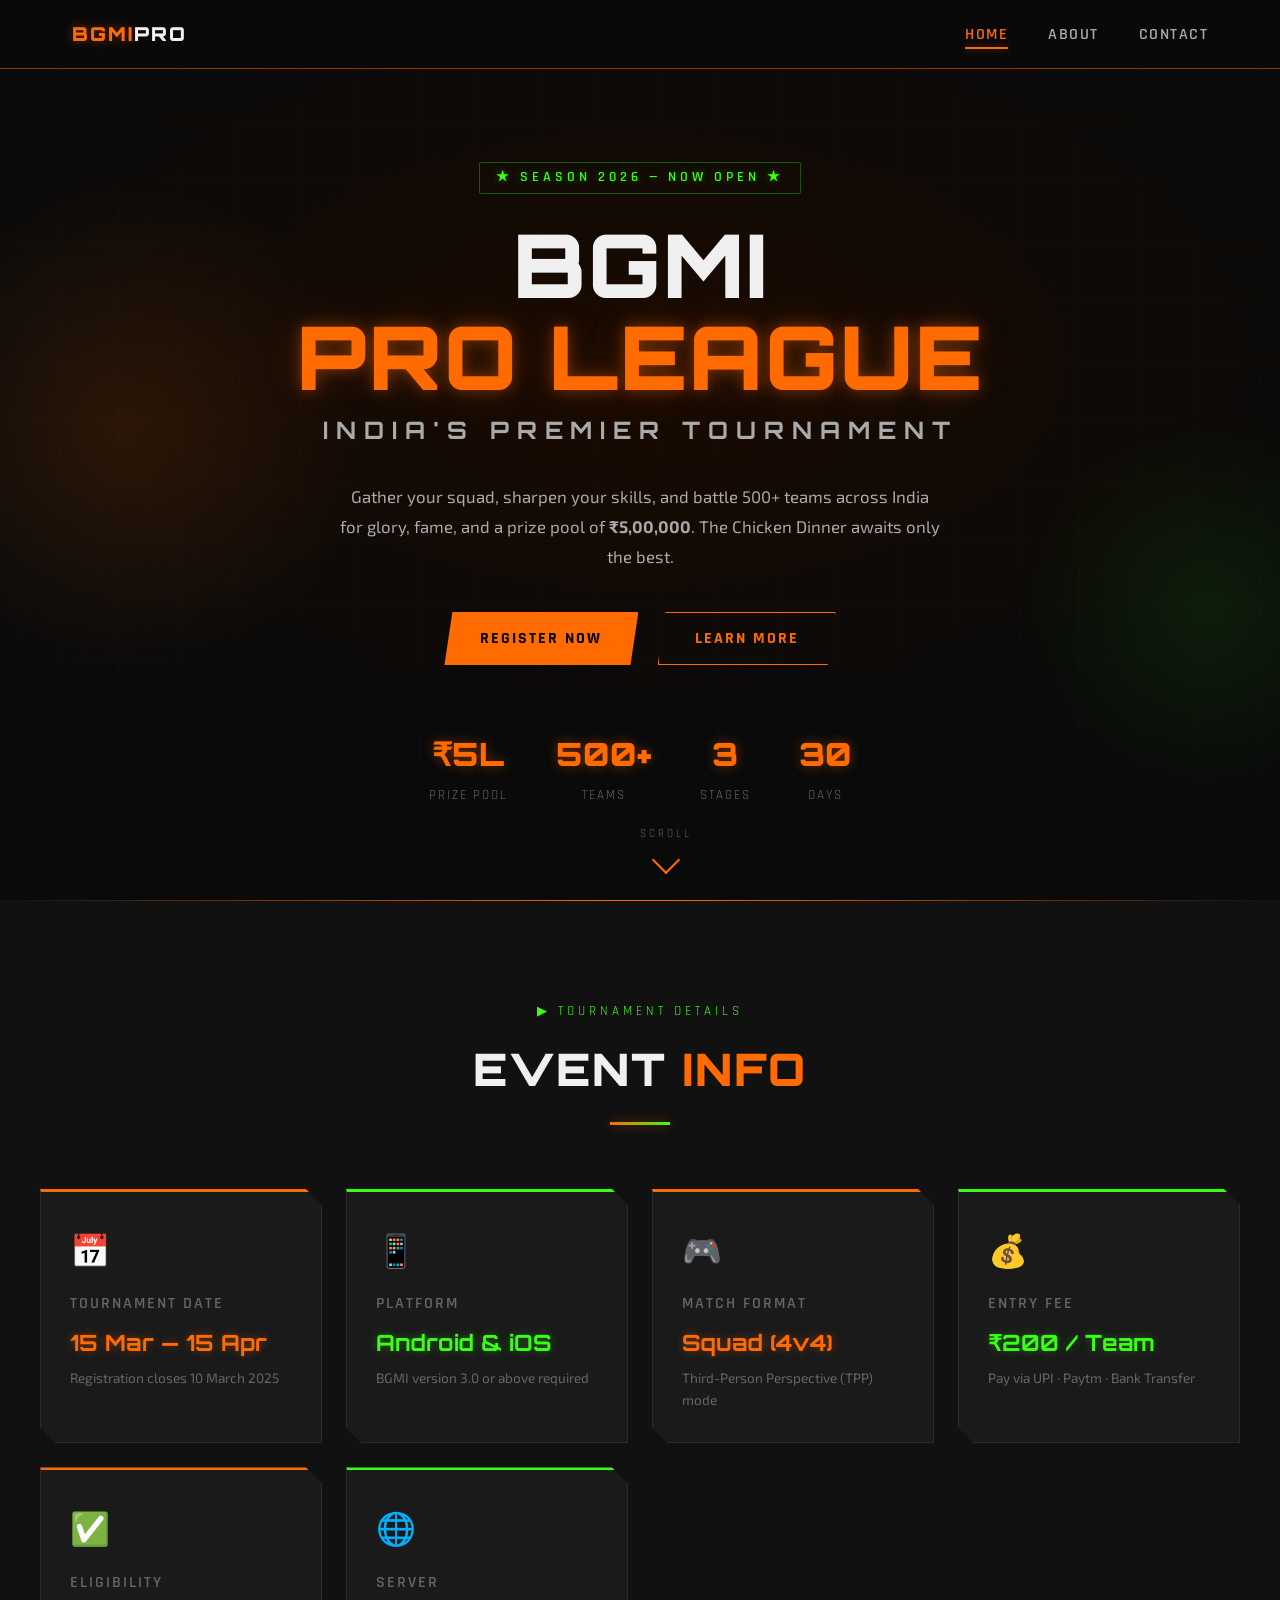
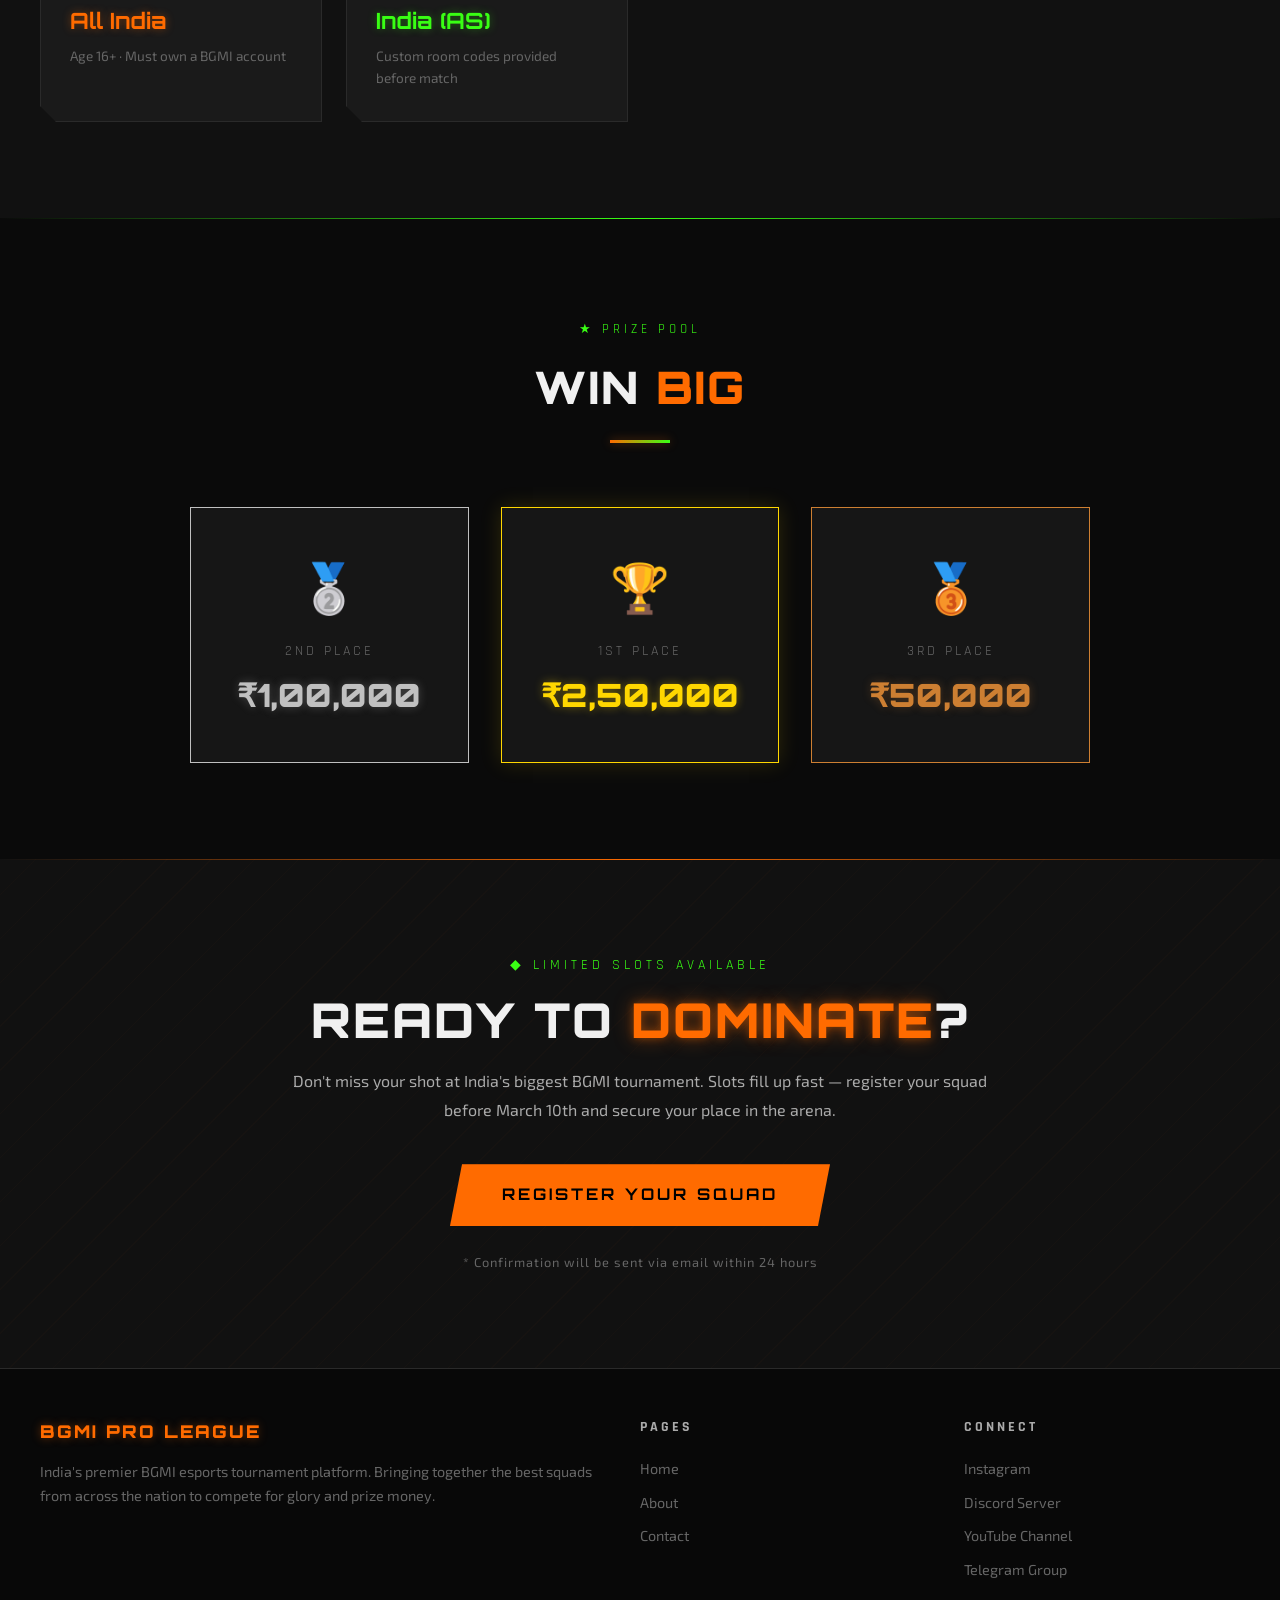
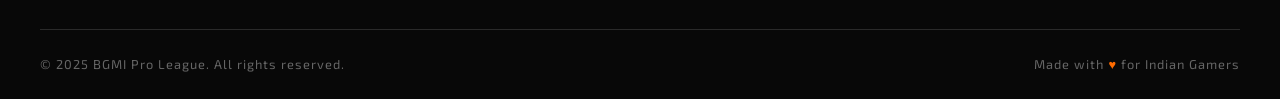
<file: index.html>
<!DOCTYPE html>
<html lang="en">
<head>
  <!-- ============================================
       META & DOCUMENT SETUP
       ============================================ -->
  <meta charset="UTF-8" />
  <meta name="viewport" content="width=device-width, initial-scale=1.0" />
  <meta name="description" content="BGMI Pro League — India's biggest Battlegrounds Mobile India tournament. Register now and compete for ₹5,00,000 in prize money." />
  <title>BGMI Pro League | Home</title>

  <!-- Link to this page's CSS file -->
  <link rel="stylesheet" href="index.css" />
</head>
<body>

  <!-- ============================================
       NAVIGATION BAR
       Links to all three pages; "active" marks current page
       ============================================ -->
  <nav aria-label="Main navigation">
    <div class="nav-container">

      <!-- Brand / Logo -->
      <a href="index.html" class="nav-logo">BGMI<span>PRO</span></a>

      <!-- Navigation Links -->
      <ul class="nav-links" role="list">
        <li><a href="index.html" class="active" aria-current="page">Home</a></li>
        <li><a href="about.html">About</a></li>
        <li><a href="contact.html">Contact</a></li>
      </ul>

    </div>
  </nav>
  <!-- END: Navigation -->


  <!-- ============================================
       MAIN CONTENT
       ============================================ -->
  <main>

    <!-- ==========================================
         HERO SECTION
         Full-screen opening section with title, stats
         ========================================== -->
    <section class="hero" aria-label="Tournament hero banner">

      <div class="hero-content">

        <!-- Small badge above title -->
        <span class="hero-tag">&#9733; Season 2026 — Now Open &#9733;</span>

        <!-- Main headline -->
        <h1 class="hero-title">
          BGMI
          <span class="highlight">PRO LEAGUE</span>
        </h1>
        <p class="hero-subtitle-line">India's Premier Tournament</p>

        <!-- Short description -->
        <p class="hero-desc">
          Gather your squad, sharpen your skills, and battle 500+ teams across India
          for glory, fame, and a prize pool of <strong>₹5,00,000</strong>.
          The Chicken Dinner awaits only the best.
        </p>

        <!-- Call-to-action buttons -->
        <div class="hero-buttons">
          <!-- Register button (dummy — no backend) -->
          <a href="contact.html" class="btn-primary" role="button">Register Now</a>
          <a href="about.html" class="btn-secondary" role="button">Learn More</a>
        </div>

        <!-- Quick stats row -->
        <div class="hero-stats" aria-label="Tournament statistics">
          <div class="stat-item">
            <span class="stat-number">₹5L</span>
            <span class="stat-label">Prize Pool</span>
          </div>
          <div class="stat-item">
            <span class="stat-number">500+</span>
            <span class="stat-label">Teams</span>
          </div>
          <div class="stat-item">
            <span class="stat-number">3</span>
            <span class="stat-label">Stages</span>
          </div>
          <div class="stat-item">
            <span class="stat-number">30</span>
            <span class="stat-label">Days</span>
          </div>
        </div>

      </div><!-- end .hero-content -->

      <!-- Scroll hint indicator -->
      <div class="scroll-hint" aria-hidden="true">
        <span>Scroll</span>
        <div class="scroll-arrow"></div>
      </div>

    </section>
    <!-- END: Hero Section -->


    <!-- ==========================================
         TOURNAMENT DETAILS SECTION
         Shows date, format, eligibility, platform, etc.
         ========================================== -->
    <section class="section-tournament" aria-labelledby="details-heading">

      <!-- Section header -->
      <div class="section-header">
        <span class="section-label">&#9654; Tournament Details</span>
        <h2 class="section-title" id="details-heading">
          Event <span class="accent">Info</span>
        </h2>
        <div class="section-divider" aria-hidden="true"></div>
      </div>

      <!-- Details cards grid -->
      <div class="details-grid">

        <!-- Card 1: Date -->
        <article class="detail-card">
          <span class="card-icon" aria-hidden="true">📅</span>
          <p class="card-title">Tournament Date</p>
          <p class="card-value">15 Mar — 15 Apr</p>
          <p class="card-sub">Registration closes 10 March 2025</p>
        </article>

        <!-- Card 2: Platform -->
        <article class="detail-card">
          <span class="card-icon" aria-hidden="true">📱</span>
          <p class="card-title">Platform</p>
          <p class="card-value">Android &amp; iOS</p>
          <p class="card-sub">BGMI version 3.0 or above required</p>
        </article>

        <!-- Card 3: Format -->
        <article class="detail-card">
          <span class="card-icon" aria-hidden="true">🎮</span>
          <p class="card-title">Match Format</p>
          <p class="card-value">Squad (4v4)</p>
          <p class="card-sub">Third-Person Perspective (TPP) mode</p>
        </article>

        <!-- Card 4: Entry Fee -->
        <article class="detail-card">
          <span class="card-icon" aria-hidden="true">💰</span>
          <p class="card-title">Entry Fee</p>
          <p class="card-value">₹200 / Team</p>
          <p class="card-sub">Pay via UPI · Paytm · Bank Transfer</p>
        </article>

        <!-- Card 5: Eligibility -->
        <article class="detail-card">
          <span class="card-icon" aria-hidden="true">✅</span>
          <p class="card-title">Eligibility</p>
          <p class="card-value">All India</p>
          <p class="card-sub">Age 16+ · Must own a BGMI account</p>
        </article>

        <!-- Card 6: Server -->
        <article class="detail-card">
          <span class="card-icon" aria-hidden="true">🌐</span>
          <p class="card-title">Server</p>
          <p class="card-value">India (AS)</p>
          <p class="card-sub">Custom room codes provided before match</p>
        </article>

      </div><!-- end .details-grid -->

    </section>
    <!-- END: Tournament Details Section -->


    <!-- ==========================================
         PRIZES SECTION
         Shows prize distribution for top 3 teams
         ========================================== -->
    <section class="section-prizes" aria-labelledby="prizes-heading">

      <!-- Section header -->
      <div class="section-header">
        <span class="section-label">&#9733; Prize Pool</span>
        <h2 class="section-title" id="prizes-heading">
          Win <span class="accent">Big</span>
        </h2>
        <div class="section-divider" aria-hidden="true"></div>
      </div>

      <!-- Prize cards -->
      <div class="prizes-grid">

        <!-- 2nd place (shown first left for layout) -->
        <article class="prize-card silver">
          <span class="prize-medal" aria-hidden="true">🥈</span>
          <p class="prize-rank">2nd Place</p>
          <p class="prize-amount">₹1,00,000</p>
        </article>

        <!-- 1st place — highlighted center -->
        <article class="prize-card gold">
          <span class="prize-medal" aria-hidden="true">🏆</span>
          <p class="prize-rank">1st Place</p>
          <p class="prize-amount">₹2,50,000</p>
        </article>

        <!-- 3rd place -->
        <article class="prize-card bronze">
          <span class="prize-medal" aria-hidden="true">🥉</span>
          <p class="prize-rank">3rd Place</p>
          <p class="prize-amount">₹50,000</p>
        </article>

      </div><!-- end .prizes-grid -->

    </section>
    <!-- END: Prizes Section -->


    <!-- ==========================================
         REGISTER CTA SECTION
         Large call-to-action with register button
         ========================================== -->
    <section class="section-register" aria-labelledby="register-heading">

      <!-- Decorative background pattern overlay -->
      <div class="bg-pattern" aria-hidden="true"></div>

      <div class="register-content">
        <p class="register-eyebrow">&#9670; Limited Slots Available</p>

        <h2 class="register-title" id="register-heading">
          Ready to <span class="neon-text-orange">Dominate</span>?
        </h2>

        <p class="register-desc">
          Don't miss your shot at India's biggest BGMI tournament.
          Slots fill up fast — register your squad before March 10th
          and secure your place in the arena.
        </p>

        <!-- Dummy register button (no backend) -->
        <a href="contact.html" class="btn-register" role="button">
          Register Your Squad
        </a>

        <p class="register-note">* Confirmation will be sent via email within 24 hours</p>
      </div>

    </section>
    <!-- END: Register CTA Section -->

  </main>
  <!-- END: Main Content -->


  <!-- ============================================
       FOOTER
       Site-wide footer with links and copyright
       ============================================ -->
  <footer role="contentinfo">
    <div class="footer-inner">

      <!-- Footer top row: brand + quick links -->
      <div class="footer-top">

        <!-- Brand column -->
        <div class="footer-brand">
          <p class="brand-name">BGMI PRO LEAGUE</p>
          <p>India's premier BGMI esports tournament platform.
             Bringing together the best squads from across the nation
             to compete for glory and prize money.</p>
        </div>

        <!-- Quick links -->
        <div class="footer-links">
          <h4>Pages</h4>
          <ul>
            <li><a href="index.html">Home</a></li>
            <li><a href="about.html">About</a></li>
            <li><a href="contact.html">Contact</a></li>
          </ul>
        </div>

        <!-- Social / contact links -->
        <div class="footer-links">
          <h4>Connect</h4>
          <ul>
            <li><a href="#">Instagram</a></li>
            <li><a href="#">Discord Server</a></li>
            <li><a href="#">YouTube Channel</a></li>
            <li><a href="#">Telegram Group</a></li>
          </ul>
        </div>

      </div><!-- end .footer-top -->

      <!-- Footer bottom bar: copyright -->
      <div class="footer-bottom">
        <p>&copy; 2025 BGMI Pro League. All rights reserved.</p>
        <p class="made-with">Made with <span>&#9829;</span> for Indian Gamers</p>
      </div>

    </div><!-- end .footer-inner -->
  </footer>
  <!-- END: Footer -->

</body>
</html>
</file>
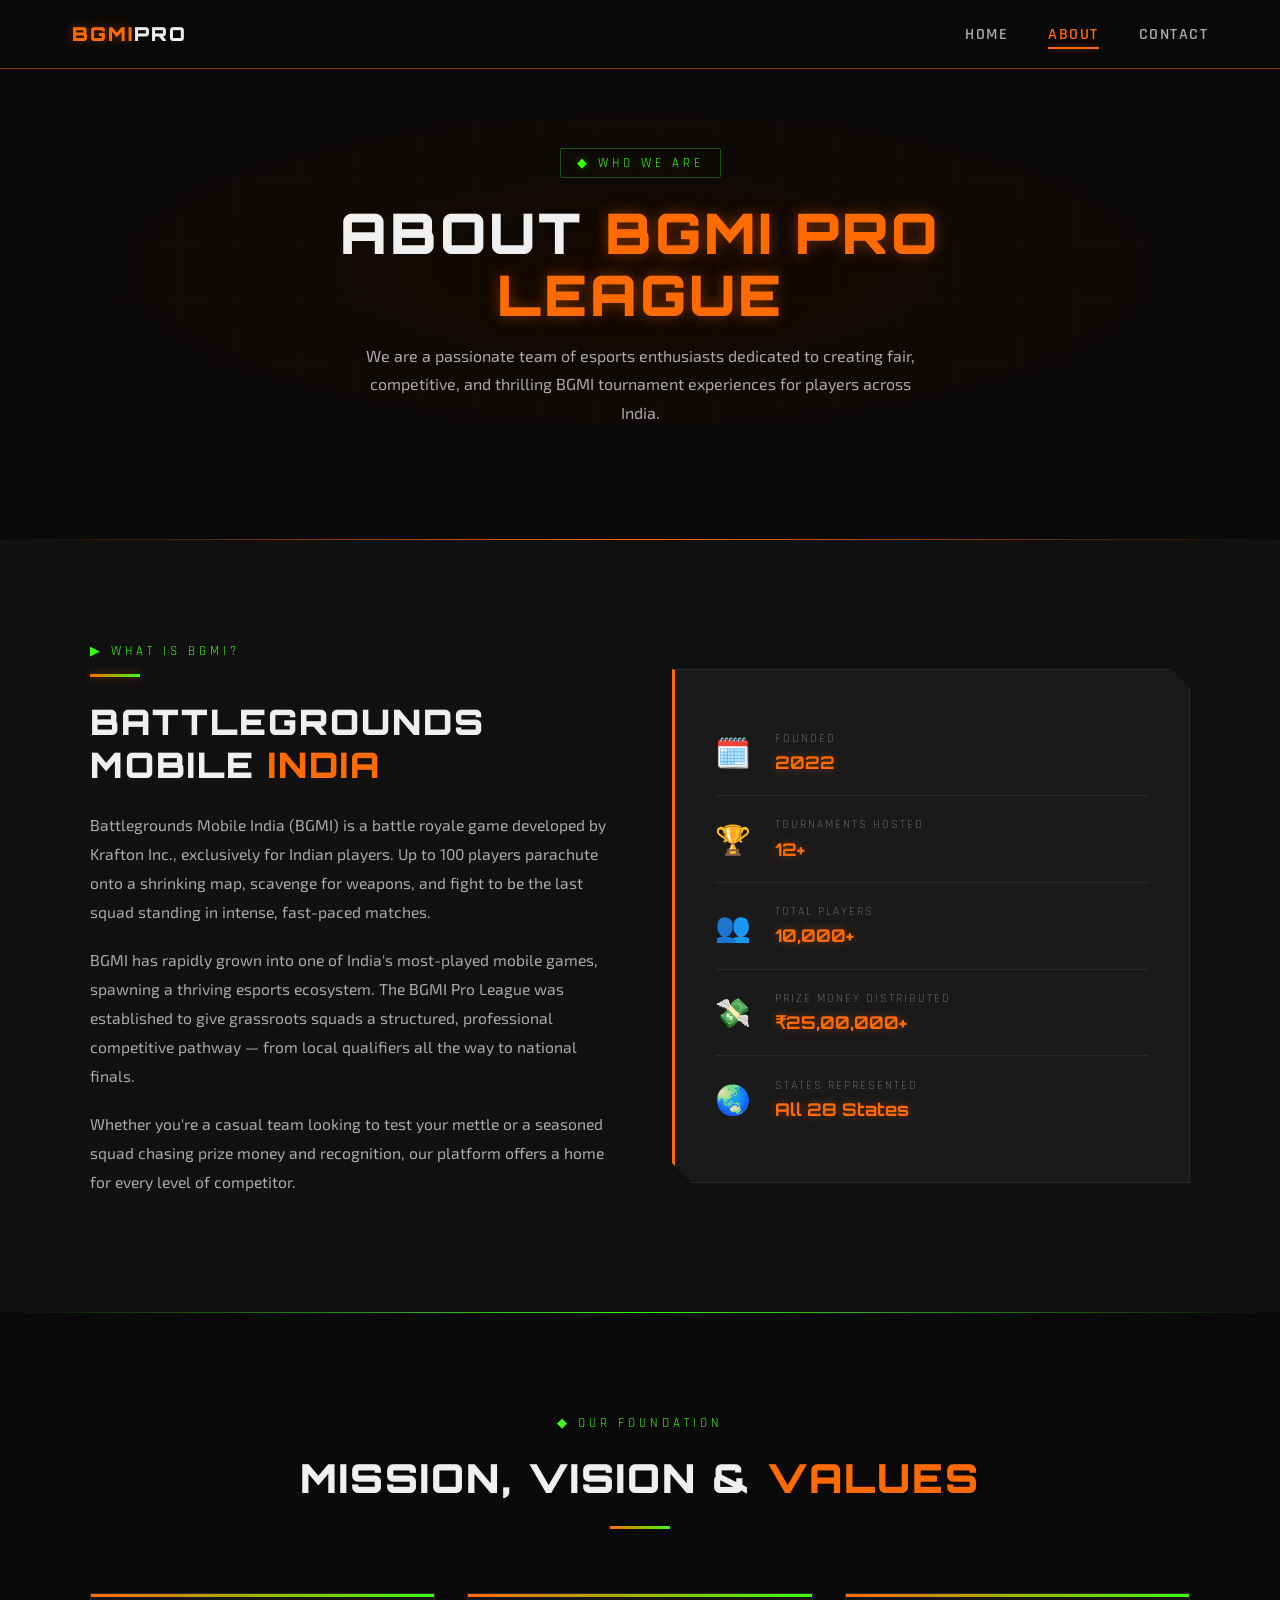
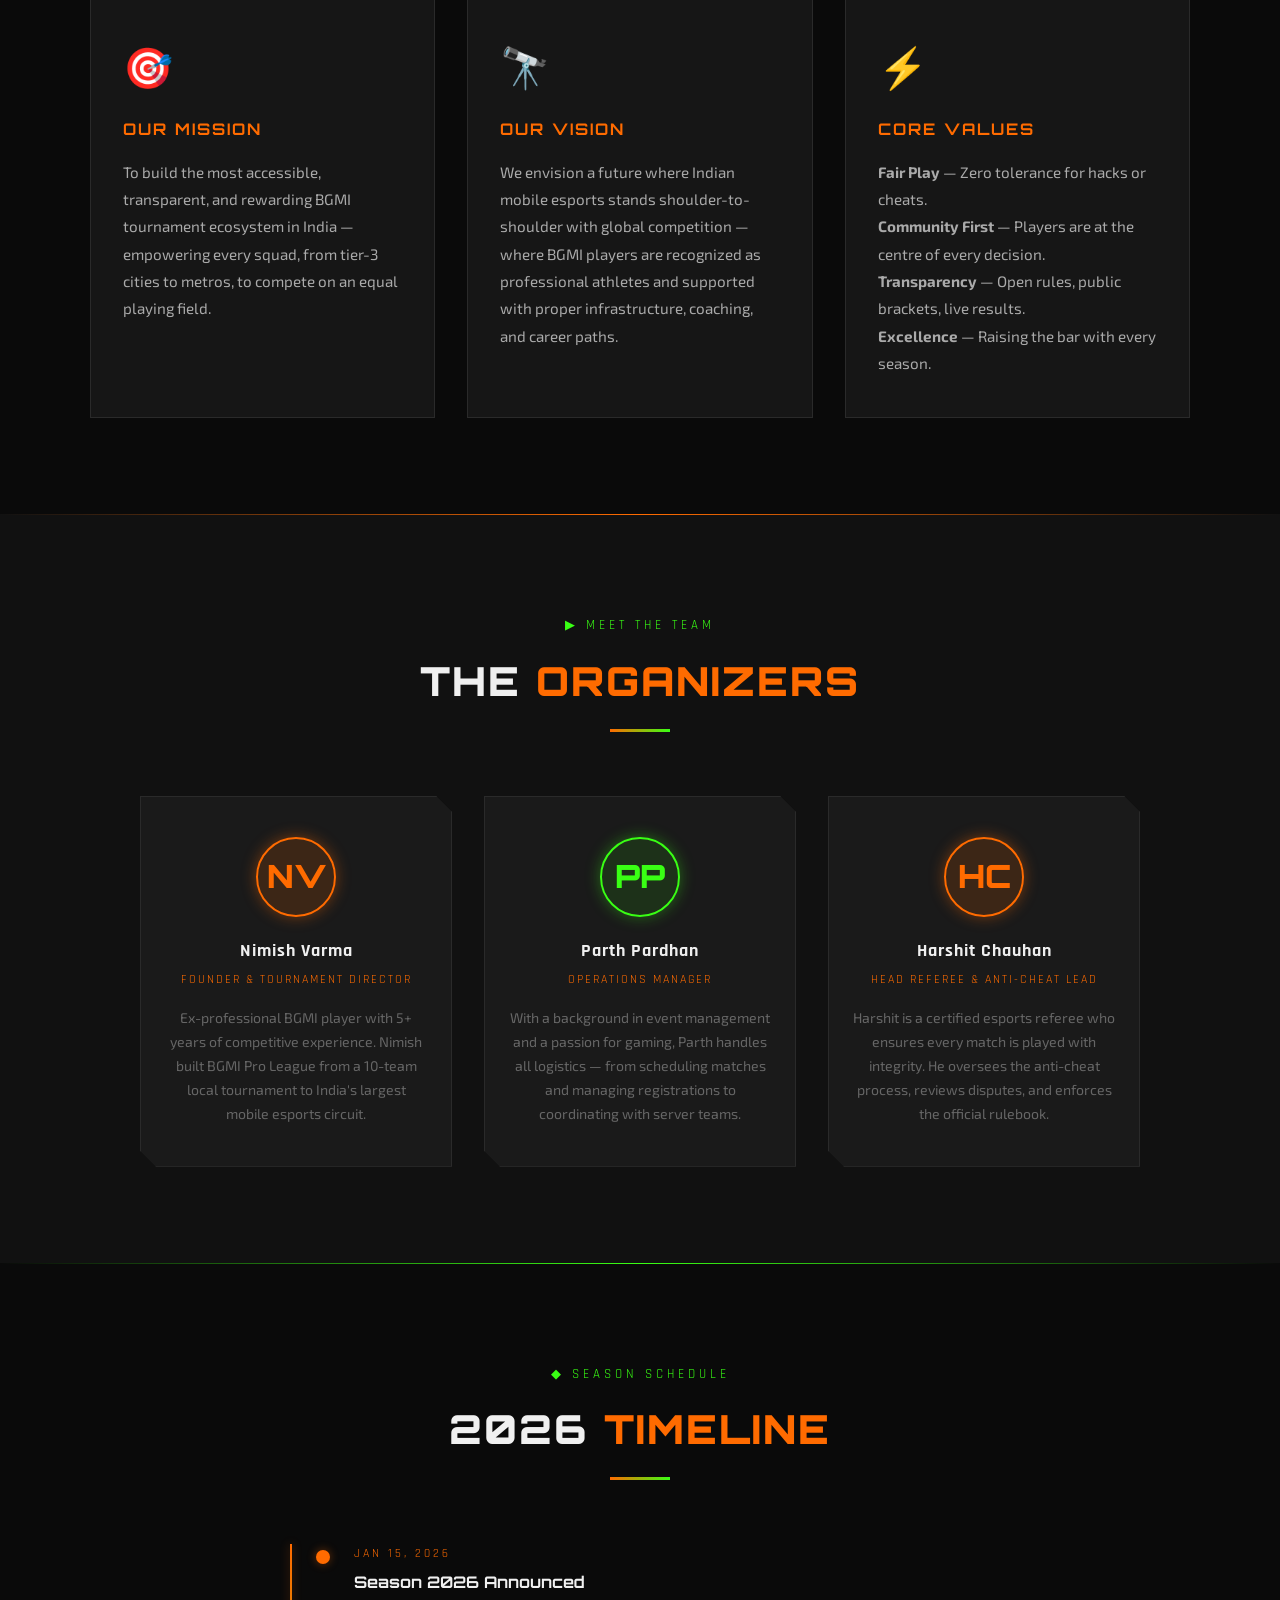
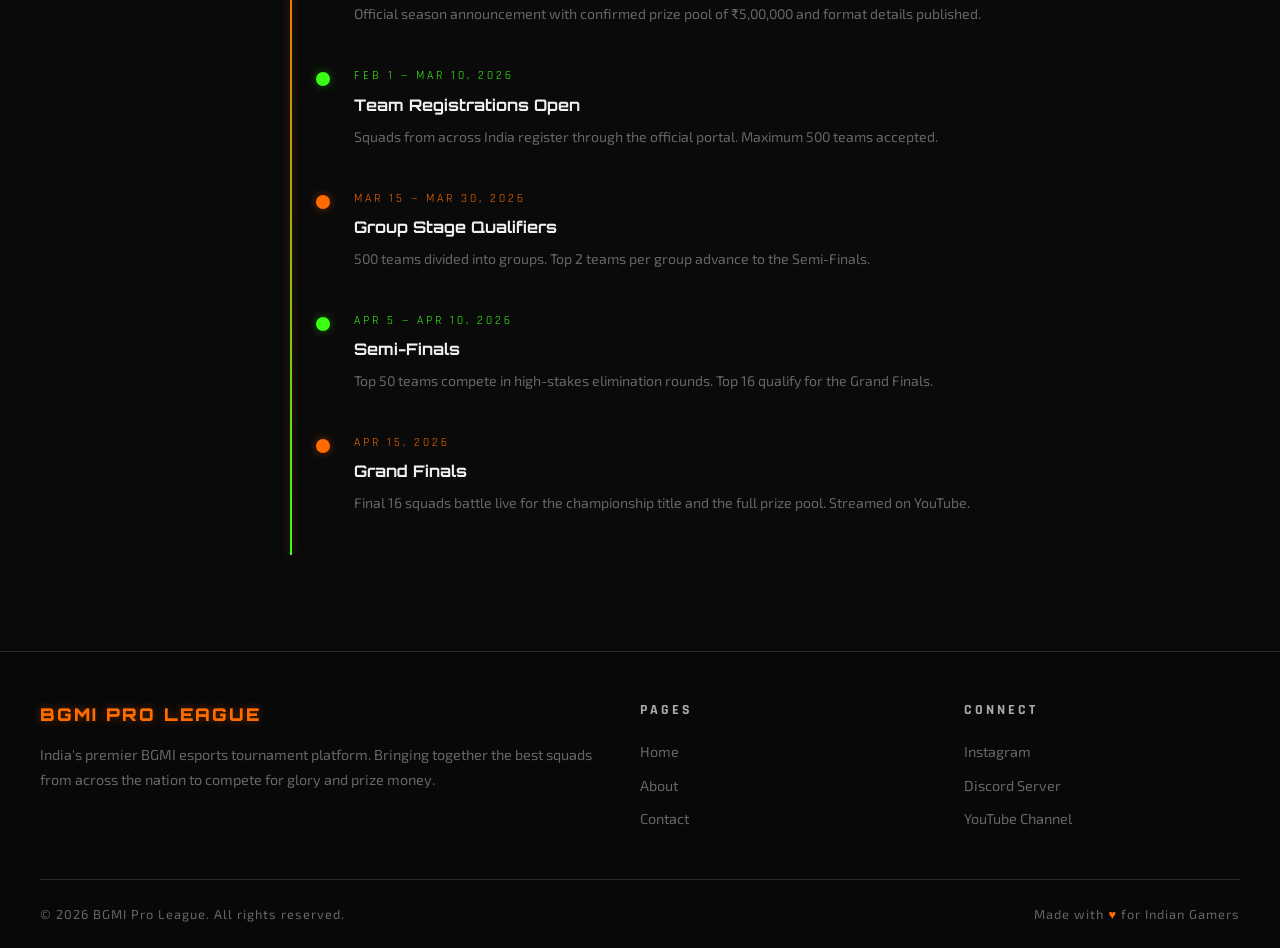
<file: about.html>
<!DOCTYPE html>
<html lang="en">
<head>
  <!-- ============================================
       META & DOCUMENT SETUP
       ============================================ -->
  <meta charset="UTF-8" />
  <meta name="viewport" content="width=device-width, initial-scale=1.0" />
  <meta name="description" content="About BGMI Pro League — Learn about India's premier BGMI tournament, our mission, vision, and the team behind it." />
  <title>BGMI Pro League | About</title>

  <!-- Link to this page's dedicated CSS file -->
  <link rel="stylesheet" href="about.css" />
</head>
<body>

  <!-- ============================================
       NAVIGATION BAR
       Same structure across all pages; "active" updated
       ============================================ -->
  <nav aria-label="Main navigation">
    <div class="nav-container">

      <!-- Brand / Logo -->
      <a href="index.html" class="nav-logo">BGMI<span>PRO</span></a>

      <!-- Navigation Links -->
      <ul class="nav-links" role="list">
        <li><a href="index.html">Home</a></li>
        <li><a href="about.html" class="active" aria-current="page">About</a></li>
        <li><a href="contact.html">Contact</a></li>
      </ul>

    </div>
  </nav>
  <!-- END: Navigation -->


  <!-- ============================================
       MAIN CONTENT
       ============================================ -->
  <main>

    <!-- ==========================================
         PAGE HERO BANNER
         Title banner for the About page
         ========================================== -->
    <section class="page-hero" aria-label="About page banner">
      <div class="page-hero-inner">
        <span class="page-tag">&#9670; Who We Are</span>
        <h1 class="page-title">
          About <span class="accent">BGMI Pro League</span>
        </h1>
        <p class="page-subtitle">
          We are a passionate team of esports enthusiasts dedicated to creating
          fair, competitive, and thrilling BGMI tournament experiences for players
          across India.
        </p>
      </div>
    </section>
    <!-- END: Page Hero -->


    <!-- ==========================================
         ABOUT BGMI SECTION
         Information about the game and tournament
         ========================================== -->
    <section class="section-about" aria-labelledby="about-heading">
      <div class="about-container">

        <!-- Left: text information -->
        <div class="about-text">
          <span class="section-label">&#9654; What Is BGMI?</span>
          <div class="divider-line" aria-hidden="true"></div>
          <h2 id="about-heading">
            Battlegrounds Mobile <span class="accent">India</span>
          </h2>
          <p>
            Battlegrounds Mobile India (BGMI) is a battle royale game developed by
            Krafton Inc., exclusively for Indian players. Up to 100 players parachute
            onto a shrinking map, scavenge for weapons, and fight to be the last
            squad standing in intense, fast-paced matches.
          </p>
          <p>
            BGMI has rapidly grown into one of India's most-played mobile games,
            spawning a thriving esports ecosystem. The BGMI Pro League was established
            to give grassroots squads a structured, professional competitive pathway —
            from local qualifiers all the way to national finals.
          </p>
          <p>
            Whether you're a casual team looking to test your mettle or a seasoned
            squad chasing prize money and recognition, our platform offers a home for
            every level of competitor.
          </p>
        </div>

        <!-- Right: visual data panel -->
        <div class="about-visual" aria-label="Quick tournament facts">

          <div class="visual-stat">
            <span class="vs-icon" aria-hidden="true">🗓️</span>
            <div class="vs-info">
              <p class="vs-label">Founded</p>
              <p class="vs-value">2022</p>
            </div>
          </div>

          <div class="visual-stat">
            <span class="vs-icon" aria-hidden="true">🏆</span>
            <div class="vs-info">
              <p class="vs-label">Tournaments Hosted</p>
              <p class="vs-value">12+</p>
            </div>
          </div>

          <div class="visual-stat">
            <span class="vs-icon" aria-hidden="true">👥</span>
            <div class="vs-info">
              <p class="vs-label">Total Players</p>
              <p class="vs-value">10,000+</p>
            </div>
          </div>

          <div class="visual-stat">
            <span class="vs-icon" aria-hidden="true">💸</span>
            <div class="vs-info">
              <p class="vs-label">Prize Money Distributed</p>
              <p class="vs-value">₹25,00,000+</p>
            </div>
          </div>

          <div class="visual-stat">
            <span class="vs-icon" aria-hidden="true">🌏</span>
            <div class="vs-info">
              <p class="vs-label">States Represented</p>
              <p class="vs-value">All 28 States</p>
            </div>
          </div>

        </div><!-- end .about-visual -->

      </div><!-- end .about-container -->
    </section>
    <!-- END: About BGMI Section -->


    <!-- ==========================================
         MISSION / VISION / VALUES SECTION
         Three cards: Mission, Vision, Core Values
         ========================================== -->
    <section class="section-mvv" aria-labelledby="mvv-heading">

      <!-- Section header -->
      <div class="section-header">
        <span class="section-label">&#9670; Our Foundation</span>
        <h2 id="mvv-heading">
          Mission, Vision &amp; <span class="accent">Values</span>
        </h2>
        <div class="section-divider" aria-hidden="true"></div>
      </div>

      <!-- MVV Cards Grid -->
      <div class="mvv-grid">

        <!-- Mission card -->
        <article class="mvv-card">
          <span class="mvv-icon" aria-hidden="true">🎯</span>
          <h3>Our Mission</h3>
          <p>
            To build the most accessible, transparent, and rewarding BGMI
            tournament ecosystem in India — empowering every squad, from tier-3
            cities to metros, to compete on an equal playing field.
          </p>
        </article>

        <!-- Vision card -->
        <article class="mvv-card">
          <span class="mvv-icon" aria-hidden="true">🔭</span>
          <h3>Our Vision</h3>
          <p>
            We envision a future where Indian mobile esports stands shoulder-to-shoulder
            with global competition — where BGMI players are recognized as professional
            athletes and supported with proper infrastructure, coaching, and career paths.
          </p>
        </article>

        <!-- Values card -->
        <article class="mvv-card">
          <span class="mvv-icon" aria-hidden="true">⚡</span>
          <h3>Core Values</h3>
          <p>
            <strong>Fair Play</strong> — Zero tolerance for hacks or cheats.<br />
            <strong>Community First</strong> — Players are at the centre of every decision.<br />
            <strong>Transparency</strong> — Open rules, public brackets, live results.<br />
            <strong>Excellence</strong> — Raising the bar with every season.
          </p>
        </article>

      </div><!-- end .mvv-grid -->

    </section>
    <!-- END: Mission / Vision / Values Section -->


    <!-- ==========================================
         ORGANIZERS / TEAM SECTION
         Profile cards for key team members
         ========================================== -->
    <section class="section-organizers" aria-labelledby="team-heading">

      <!-- Section header -->
      <div class="section-header">
        <span class="section-label">&#9654; Meet The Team</span>
        <h2 id="team-heading">
          The <span class="accent">Organizers</span>
        </h2>
        <div class="section-divider" aria-hidden="true"></div>
      </div>

      <!-- Organizer profile cards -->
      <div class="organizers-grid">

        <!-- Organizer 1 -->
        <article class="organizer-card">
          <div class="org-avatar av1" aria-hidden="true">NV</div>
          <p class="org-name">Nimish Varma</p>
          <p class="org-role">Founder &amp; Tournament Director</p>
          <p class="org-bio">
            Ex-professional BGMI player with 5+ years of competitive experience.
            Nimish built BGMI Pro League from a 10-team local tournament to
            India's largest mobile esports circuit.
          </p>
        </article>

        <!-- Organizer 2 -->
        <article class="organizer-card">
          <div class="org-avatar av2" aria-hidden="true">PP</div>
          <p class="org-name">Parth Pardhan</p>
          <p class="org-role">Operations Manager</p>
          <p class="org-bio">
            With a background in event management and a passion for gaming,
            Parth handles all logistics — from scheduling matches and managing
            registrations to coordinating with server teams.
          </p>
        </article>

        <!-- Organizer 3 -->
        <article class="organizer-card">
          <div class="org-avatar av3" aria-hidden="true">HC</div>
          <p class="org-name">Harshit Chauhan</p>
          <p class="org-role">Head Referee &amp; Anti-Cheat Lead</p>
          <p class="org-bio">
            Harshit is a certified esports referee who ensures every match
            is played with integrity. He oversees the anti-cheat process,
            reviews disputes, and enforces the official rulebook.
          </p>
        </article>

      </div><!-- end .organizers-grid -->

    </section>
    <!-- END: Organizers Section -->


    <!-- ==========================================
         TOURNAMENT TIMELINE SECTION
         Key dates and milestones for Season 2025
         ========================================== -->
    <section class="section-timeline" aria-labelledby="timeline-heading">

      <!-- Section header -->
      <div class="section-header">
        <span class="section-label">&#9670; Season Schedule</span>
        <h2 id="timeline-heading">
          2026 <span class="accent">Timeline</span>
        </h2>
        <div class="section-divider" aria-hidden="true"></div>
      </div>

      <!-- Timeline items -->
      <div class="timeline-wrap" role="list">

        <div class="timeline-item" role="listitem">
          <p class="tl-date">Jan 15, 2026</p>
          <h3 class="tl-title">Season 2026 Announced</h3>
          <p class="tl-desc">Official season announcement with confirmed prize pool of ₹5,00,000 and format details published.</p>
        </div>

        <div class="timeline-item" role="listitem">
          <p class="tl-date">Feb 1 — Mar 10, 2026</p>
          <h3 class="tl-title">Team Registrations Open</h3>
          <p class="tl-desc">Squads from across India register through the official portal. Maximum 500 teams accepted.</p>
        </div>

        <div class="timeline-item" role="listitem">
          <p class="tl-date">Mar 15 — Mar 30, 2026</p>
          <h3 class="tl-title">Group Stage Qualifiers</h3>
          <p class="tl-desc">500 teams divided into groups. Top 2 teams per group advance to the Semi-Finals.</p>
        </div>

        <div class="timeline-item" role="listitem">
          <p class="tl-date">Apr 5 — Apr 10, 2026</p>
          <h3 class="tl-title">Semi-Finals</h3>
          <p class="tl-desc">Top 50 teams compete in high-stakes elimination rounds. Top 16 qualify for the Grand Finals.</p>
        </div>

        <div class="timeline-item" role="listitem">
          <p class="tl-date">Apr 15, 2026</p>
          <h3 class="tl-title">Grand Finals</h3>
          <p class="tl-desc">Final 16 squads battle live for the championship title and the full prize pool. Streamed on YouTube.</p>
        </div>

      </div><!-- end .timeline-wrap -->

    </section>
    <!-- END: Timeline Section -->

  </main>
  <!-- END: Main Content -->


  <!-- ============================================
       FOOTER
       ============================================ -->
  <footer role="contentinfo">
    <div class="footer-inner">

      <div class="footer-top">

        <div class="footer-brand">
          <p class="brand-name">BGMI PRO LEAGUE</p>
          <p>India's premier BGMI esports tournament platform.
             Bringing together the best squads from across the nation
             to compete for glory and prize money.</p>
        </div>

        <div class="footer-links">
          <h4>Pages</h4>
          <ul>
            <li><a href="index.html">Home</a></li>
            <li><a href="about.html">About</a></li>
            <li><a href="contact.html">Contact</a></li>
          </ul>
        </div>

        <div class="footer-links">
          <h4>Connect</h4>
          <ul>
            <li><a href="https://www.instagram.com/nimish_2005/">Instagram</a></li>
            <li><a href="https://discord.com/invite/battlegroundsmobilein">Discord Server</a></li>
            <li><a href="https://www.youtube.com/@kraftonindiaesports">YouTube Channel</a></li>
          </ul>
        </div>

      </div>

      <div class="footer-bottom">
        <p>&copy; 2026 BGMI Pro League. All rights reserved.</p>
        <p class="made-with">Made with <span>&#9829;</span> for Indian Gamers</p>
      </div>

    </div>
  </footer>
  <!-- END: Footer -->

</body>
</html>
</file>
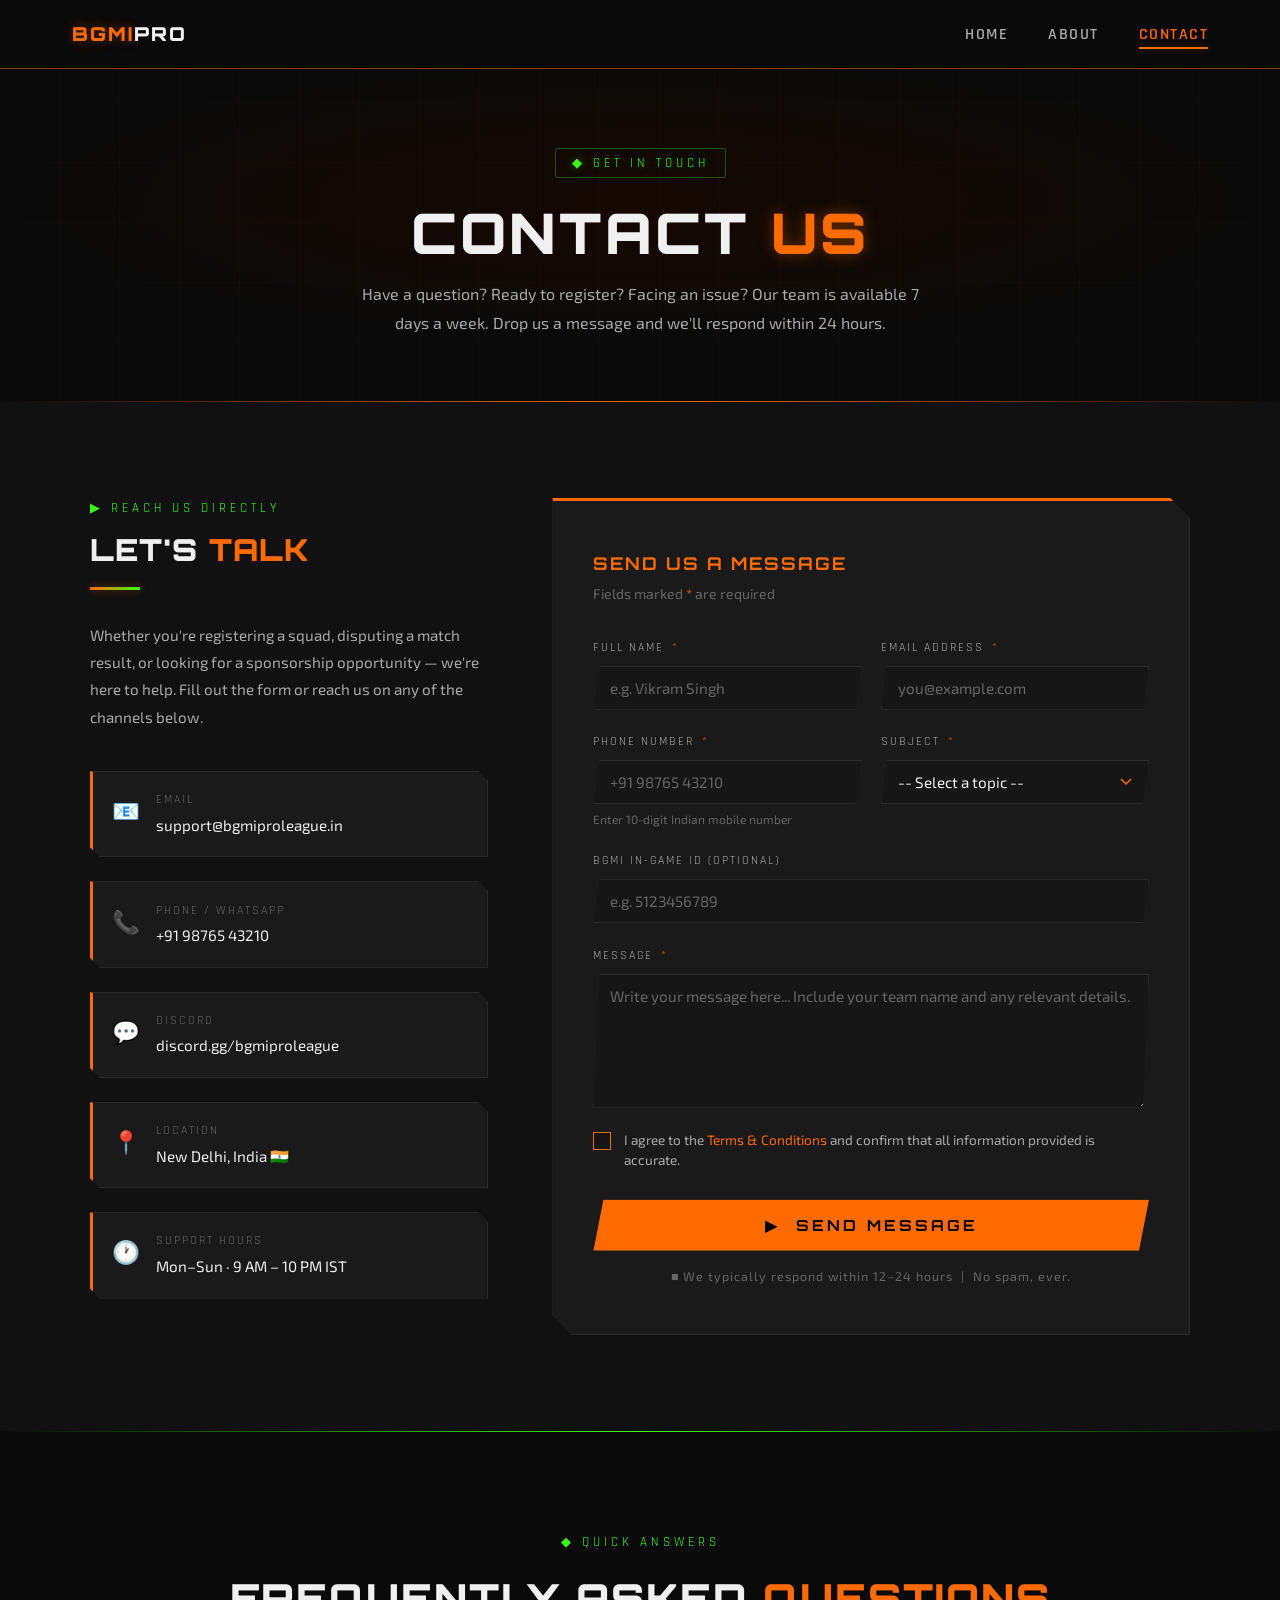
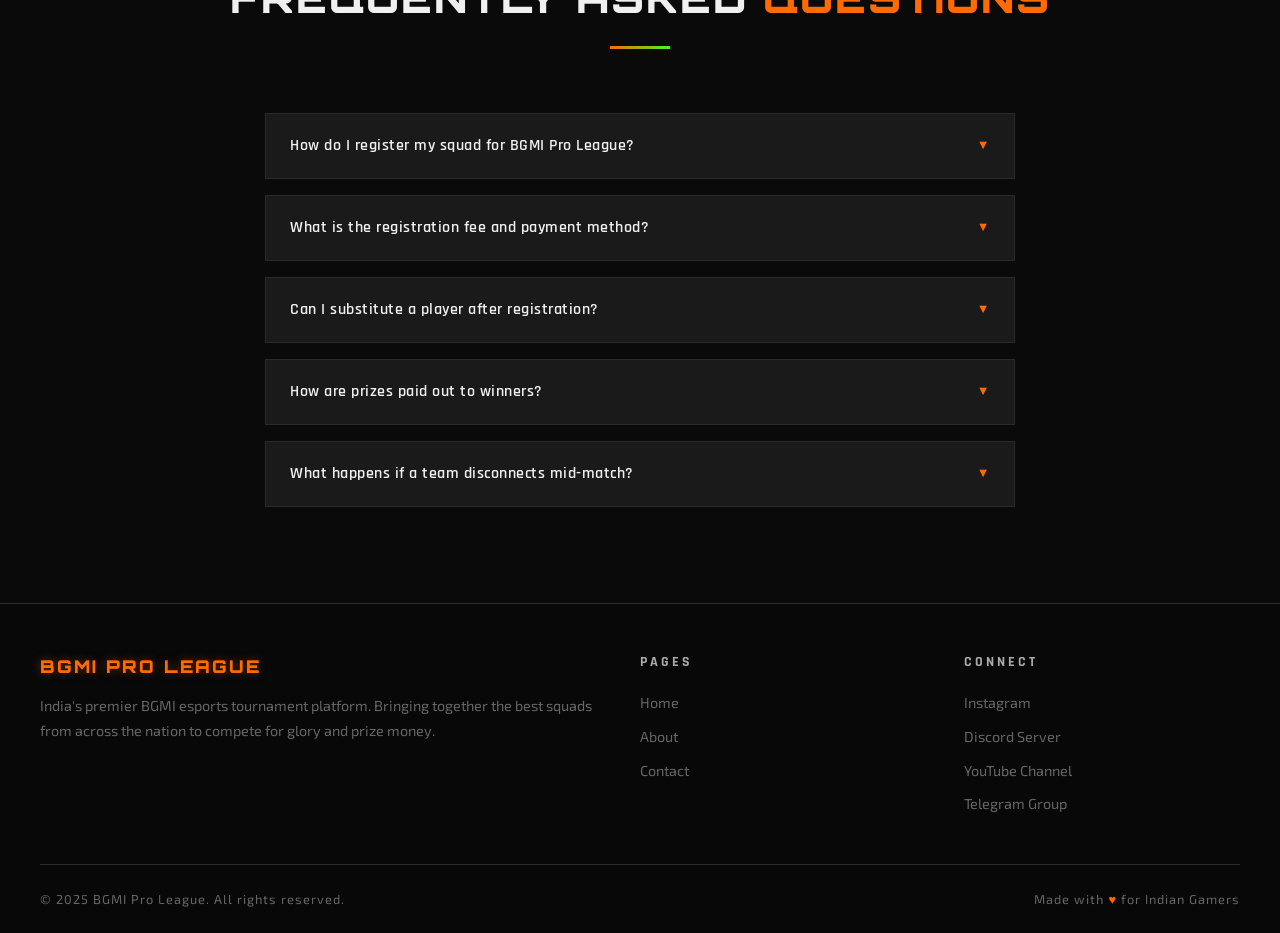
<file: contact.html>
<!DOCTYPE html>
<html lang="en">
<head>
  <!-- ============================================
       META & DOCUMENT SETUP
       ============================================ -->
  <meta charset="UTF-8" />
  <meta name="viewport" content="width=device-width, initial-scale=1.0" />
  <meta name="description" content="Contact BGMI Pro League — Register your squad, ask questions, or get in touch with the tournament organizers." />
  <title>BGMI Pro League | Contact Us</title>

  <!-- Link to this page's dedicated CSS file -->
  <link rel="stylesheet" href="contact.css" />
</head>
<body>

  <!-- ============================================
       NAVIGATION BAR
       "active" class updated for Contact page
       ============================================ -->
  <nav aria-label="Main navigation">
    <div class="nav-container">

      <!-- Brand / Logo -->
      <a href="index.html" class="nav-logo">BGMI<span>PRO</span></a>

      <!-- Navigation Links -->
      <ul class="nav-links" role="list">
        <li><a href="index.html">Home</a></li>
        <li><a href="about.html">About</a></li>
        <li><a href="contact.html" class="active" aria-current="page">Contact</a></li>
      </ul>

    </div>
  </nav>
  <!-- END: Navigation -->


  <!-- ============================================
       MAIN CONTENT
       ============================================ -->
  <main>

    <!-- ==========================================
         PAGE HERO BANNER
         Title banner for the Contact page
         ========================================== -->
    <section class="page-hero" aria-label="Contact page banner">
      <div class="page-hero-inner">
        <span class="page-tag">&#9670; Get In Touch</span>
        <h1 class="page-title">
          Contact <span class="accent">Us</span>
        </h1>
        <p class="page-subtitle">
          Have a question? Ready to register? Facing an issue?
          Our team is available 7 days a week. Drop us a message
          and we'll respond within 24 hours.
        </p>
      </div>
    </section>
    <!-- END: Page Hero -->


    <!-- ==========================================
         CONTACT MAIN SECTION
         Left: info panel | Right: contact form
         ========================================== -->
    <section class="section-contact" aria-labelledby="contact-heading">

      <div class="contact-wrapper">

        <!-- ----------------------------------------
             LEFT: Contact Information Panel
             Shows address, email, phone, social links
             ---------------------------------------- -->
        <aside class="contact-info" aria-label="Contact information">

          <p class="info-label">&#9654; Reach Us Directly</p>

          <h2 class="info-title" id="contact-heading">
            Let's <span class="accent">Talk</span>
          </h2>

          <div class="info-divider" aria-hidden="true"></div>

          <p class="info-desc">
            Whether you're registering a squad, disputing a match result,
            or looking for a sponsorship opportunity — we're here to help.
            Fill out the form or reach us on any of the channels below.
          </p>

          <!-- Contact info items -->
          <div class="info-items">

            <!-- Email -->
            <div class="info-item">
              <span class="info-icon" aria-hidden="true">📧</span>
              <div>
                <p class="item-label">Email</p>
                <p class="item-value">support@bgmiproleague.in</p>
              </div>
            </div>

            <!-- Phone -->
            <div class="info-item">
              <span class="info-icon" aria-hidden="true">📞</span>
              <div>
                <p class="item-label">Phone / WhatsApp</p>
                <p class="item-value">+91 98765 43210</p>
              </div>
            </div>

            <!-- Discord -->
            <div class="info-item">
              <span class="info-icon" aria-hidden="true">💬</span>
              <div>
                <p class="item-label">Discord</p>
                <p class="item-value">discord.gg/bgmiproleague</p>
              </div>
            </div>

            <!-- Location -->
            <div class="info-item">
              <span class="info-icon" aria-hidden="true">📍</span>
              <div>
                <p class="item-label">Location</p>
                <p class="item-value">New Delhi, India 🇮🇳</p>
              </div>
            </div>

            <!-- Support Hours -->
            <div class="info-item">
              <span class="info-icon" aria-hidden="true">🕐</span>
              <div>
                <p class="item-label">Support Hours</p>
                <p class="item-value">Mon–Sun · 9 AM – 10 PM IST</p>
              </div>
            </div>

          </div><!-- end .info-items -->

        </aside>
        <!-- END: Contact Info Panel -->


        <!-- ----------------------------------------
             RIGHT: Contact Form
             Fields: Name, Email, Phone, Subject, Message
             No backend — action="#" (dummy submit)
             ---------------------------------------- -->
        <div class="contact-form-wrap">

          <h2 class="form-title">Send Us A Message</h2>
          <p class="form-subtitle">Fields marked <span style="color: var(--neon-orange);">*</span> are required</p>

          <!-- FORM START — no backend, action="#" -->
          <form action="#" method="post" novalidate aria-label="Contact form">

            <!-- Row 1: Name + Email (two columns) -->
            <div class="form-row">

              <!-- Name field -->
              <div class="form-group">
                <label for="name">
                  Full Name <span class="req" aria-label="required">*</span>
                </label>
                <input
                  type="text"
                  id="name"
                  name="name"
                  placeholder="e.g. Vikram Singh"
                  required
                  autocomplete="name"
                />
              </div>

              <!-- Email field -->
              <div class="form-group">
                <label for="email">
                  Email Address <span class="req" aria-label="required">*</span>
                </label>
                <input
                  type="email"
                  id="email"
                  name="email"
                  placeholder="you@example.com"
                  required
                  autocomplete="email"
                />
              </div>

            </div><!-- end .form-row -->

            <!-- Row 2: Phone + Subject (two columns) -->
            <div class="form-row">

              <!-- Phone field -->
              <div class="form-group">
                <label for="phone">
                  Phone Number <span class="req" aria-label="required">*</span>
                </label>
                <input
                  type="tel"
                  id="phone"
                  name="phone"
                  placeholder="+91 98765 43210"
                  required
                  autocomplete="tel"
                  pattern="[0-9+\-\s]{10,15}"
                />
                <small class="field-hint">Enter 10-digit Indian mobile number</small>
              </div>

              <!-- Subject dropdown -->
              <div class="form-group">
                <label for="subject">
                  Subject <span class="req" aria-label="required">*</span>
                </label>
                <select id="subject" name="subject" required>
                  <option value="" disabled selected>-- Select a topic --</option>
                  <option value="registration">Team Registration</option>
                  <option value="rules">Rules &amp; Format</option>
                  <option value="payment">Payment Issue</option>
                  <option value="dispute">Match Dispute</option>
                  <option value="sponsorship">Sponsorship</option>
                  <option value="other">Other</option>
                </select>
              </div>

            </div><!-- end .form-row -->

            <!-- In-Game ID field (single full-width) -->
            <div class="form-group">
              <label for="bgmi-id">BGMI In-Game ID (optional)</label>
              <input
                type="text"
                id="bgmi-id"
                name="bgmi_id"
                placeholder="e.g. 5123456789"
                autocomplete="off"
              />
            </div>

            <!-- Message textarea -->
            <div class="form-group">
              <label for="message">
                Message <span class="req" aria-label="required">*</span>
              </label>
              <textarea
                id="message"
                name="message"
                placeholder="Write your message here... Include your team name and any relevant details."
                required
                rows="6"
              ></textarea>
            </div>

            <!-- Agreement checkbox -->
            <div class="check-group">
              <input
                type="checkbox"
                id="agree"
                name="agree"
                required
              />
              <label for="agree">
                I agree to the
                <a href="#" style="color: var(--neon-orange); text-decoration: none;">Terms &amp; Conditions</a>
                and confirm that all information provided is accurate.
              </label>
            </div>

            <!-- Submit button (dummy — no backend) -->
            <button type="submit" class="btn-submit">
              &#9654;&nbsp; Send Message
            </button>

          </form>
          <!-- FORM END -->

          <!-- Note below the form -->
          <p class="form-note">
            &#9632; We typically respond within 12–24 hours &nbsp;|&nbsp; No spam, ever.
          </p>

        </div><!-- end .contact-form-wrap -->

      </div><!-- end .contact-wrapper -->

    </section>
    <!-- END: Contact Main Section -->


    <!-- ==========================================
         FAQ SECTION
         Common questions with CSS accordion (radio trick)
         No JavaScript used — pure HTML + CSS
         ========================================== -->
    <section class="section-faq" aria-labelledby="faq-heading">

      <!-- Section header -->
      <div class="section-header">
        <span class="section-label">&#9670; Quick Answers</span>
        <h2 id="faq-heading">
          Frequently Asked <span class="accent">Questions</span>
        </h2>
        <div class="section-divider" aria-hidden="true"></div>
      </div>

      <!-- FAQ accordion list using radio inputs for pure CSS toggle -->
      <div class="faq-list" role="list">

        <!-- FAQ Item 1 -->
        <div class="faq-item" role="listitem">
          <!-- Hidden radio — same name = only one open at a time -->
          <input type="radio" name="faq" id="faq1" />
          <label class="faq-question" for="faq1">
            How do I register my squad for BGMI Pro League?
            <span class="faq-arrow" aria-hidden="true">&#9660;</span>
          </label>
          <div class="faq-answer" aria-live="polite">
            <p>
              Fill out the contact form above with the subject "Team Registration".
              Include your team name, captain's in-game ID, and all 4 member IDs in the message.
              We'll send payment details and a confirmation email within 24 hours.
            </p>
          </div>
        </div>

        <!-- FAQ Item 2 -->
        <div class="faq-item" role="listitem">
          <input type="radio" name="faq" id="faq2" />
          <label class="faq-question" for="faq2">
            What is the registration fee and payment method?
            <span class="faq-arrow" aria-hidden="true">&#9660;</span>
          </label>
          <div class="faq-answer" aria-live="polite">
            <p>
              The entry fee is ₹200 per team (4 members). We accept payment via UPI,
              Paytm, PhonePe, and NEFT bank transfer. Payment details will be shared
              after your registration request is reviewed.
            </p>
          </div>
        </div>

        <!-- FAQ Item 3 -->
        <div class="faq-item" role="listitem">
          <input type="radio" name="faq" id="faq3" />
          <label class="faq-question" for="faq3">
            Can I substitute a player after registration?
            <span class="faq-arrow" aria-hidden="true">&#9660;</span>
          </label>
          <div class="faq-answer" aria-live="polite">
            <p>
              Yes, one substitute player is allowed per team. Substitution requests must
              be submitted to support@bgmiproleague.in at least 48 hours before your
              first scheduled match. Late substitutions will not be accepted.
            </p>
          </div>
        </div>

        <!-- FAQ Item 4 -->
        <div class="faq-item" role="listitem">
          <input type="radio" name="faq" id="faq4" />
          <label class="faq-question" for="faq4">
            How are prizes paid out to winners?
            <span class="faq-arrow" aria-hidden="true">&#9660;</span>
          </label>
          <div class="faq-answer" aria-live="polite">
            <p>
              Prize money is transferred directly to the team captain's bank account
              or UPI ID within 7 working days of the Grand Finals. A valid government
              ID (Aadhaar/PAN) is required for payouts above ₹50,000.
            </p>
          </div>
        </div>

        <!-- FAQ Item 5 -->
        <div class="faq-item" role="listitem">
          <input type="radio" name="faq" id="faq5" />
          <label class="faq-question" for="faq5">
            What happens if a team disconnects mid-match?
            <span class="faq-arrow" aria-hidden="true">&#9660;</span>
          </label>
          <div class="faq-answer" aria-live="polite">
            <p>
              Disconnections due to personal network issues are not grounds for rematch.
              However, if a server-side issue affects 3 or more teams simultaneously,
              the match may be replayed at the referee's discretion. All decisions by
              the Head Referee are final.
            </p>
          </div>
        </div>

      </div><!-- end .faq-list -->

    </section>
    <!-- END: FAQ Section -->

  </main>
  <!-- END: Main Content -->


  <!-- ============================================
       FOOTER
       ============================================ -->
  <footer role="contentinfo">
    <div class="footer-inner">

      <div class="footer-top">

        <div class="footer-brand">
          <p class="brand-name">BGMI PRO LEAGUE</p>
          <p>India's premier BGMI esports tournament platform.
             Bringing together the best squads from across the nation
             to compete for glory and prize money.</p>
        </div>

        <div class="footer-links">
          <h4>Pages</h4>
          <ul>
            <li><a href="index.html">Home</a></li>
            <li><a href="about.html">About</a></li>
            <li><a href="contact.html">Contact</a></li>
          </ul>
        </div>

        <div class="footer-links">
          <h4>Connect</h4>
          <ul>
            <li><a href="#">Instagram</a></li>
            <li><a href="#">Discord Server</a></li>
            <li><a href="#">YouTube Channel</a></li>
            <li><a href="#">Telegram Group</a></li>
          </ul>
        </div>

      </div>

      <div class="footer-bottom">
        <p>&copy; 2025 BGMI Pro League. All rights reserved.</p>
        <p class="made-with">Made with <span>&#9829;</span> for Indian Gamers</p>
      </div>

    </div>
  </footer>
  <!-- END: Footer -->

</body>
</html>
</file>
<file: index.css>
/* ============================================
   index.css — BGMI Tournament Home Page Styles
   Dark Gaming Theme: Black + Neon Orange/Green
   ============================================ */

/* ---- Google Fonts Import ---- */
@import url('https://fonts.googleapis.com/css2?family=Rajdhani:wght@400;600;700&family=Orbitron:wght@700;900&family=Exo+2:wght@300;400;600&display=swap');

/* ---- CSS Variables ---- */
:root {
  --bg-black: #0a0a0a;
  --bg-dark: #111111;
  --bg-card: #1a1a1a;
  --bg-card2: #161616;
  --neon-orange: #ff6b00;
  --neon-green: #39ff14;
  --neon-orange-glow: rgba(255, 107, 0, 0.4);
  --neon-green-glow: rgba(57, 255, 20, 0.35);
  --text-white: #f0f0f0;
  --text-gray: #aaaaaa;
  --text-dim: #666666;
  --border-dark: #2a2a2a;
  --border-orange: rgba(255, 107, 0, 0.5);
  --font-display: 'Orbitron', monospace;
  --font-title: 'Rajdhani', sans-serif;
  --font-body: 'Exo 2', sans-serif;
}

/* ---- Reset & Base ---- */
*, *::before, *::after {
  margin: 0;
  padding: 0;
  box-sizing: border-box;
}

html {
  scroll-behavior: smooth;
}

body {
  background-color: var(--bg-black);
  color: var(--text-white);
  font-family: var(--font-body);
  line-height: 1.6;
  overflow-x: hidden;
}

/* ---- Utility: Neon Text ---- */
.neon-text-orange {
  color: var(--neon-orange);
  text-shadow: 0 0 8px var(--neon-orange-glow), 0 0 20px var(--neon-orange-glow);
}

.neon-text-green {
  color: var(--neon-green);
  text-shadow: 0 0 8px var(--neon-green-glow), 0 0 20px var(--neon-green-glow);
}

/* ============================================
   NAVIGATION BAR
   ============================================ */
nav {
  position: fixed;
  top: 0;
  left: 0;
  width: 100%;
  z-index: 1000;
  background: rgba(10, 10, 10, 0.96);
  border-bottom: 1px solid var(--border-orange);
  backdrop-filter: blur(12px);
  -webkit-backdrop-filter: blur(12px);
}

.nav-container {
  max-width: 1200px;
  margin: 0 auto;
  padding: 0 2rem;
  display: flex;
  align-items: center;
  justify-content: space-between;
  height: 68px;
}

/* Logo / Brand */
.nav-logo {
  font-family: var(--font-display);
  font-size: 1.2rem;
  font-weight: 900;
  letter-spacing: 2px;
  color: var(--neon-orange);
  text-shadow: 0 0 12px var(--neon-orange-glow);
  text-decoration: none;
}

.nav-logo span {
  color: var(--text-white);
  text-shadow: none;
}

/* Nav Links */
.nav-links {
  display: flex;
  gap: 2.5rem;
  list-style: none;
}

.nav-links a {
  font-family: var(--font-title);
  font-size: 1rem;
  font-weight: 600;
  letter-spacing: 1.5px;
  text-decoration: none;
  color: var(--text-gray);
  text-transform: uppercase;
  position: relative;
  transition: color 0.3s ease;
}

.nav-links a::after {
  content: '';
  position: absolute;
  bottom: -4px;
  left: 0;
  width: 0;
  height: 2px;
  background: var(--neon-orange);
  box-shadow: 0 0 8px var(--neon-orange-glow);
  transition: width 0.3s ease;
}

.nav-links a:hover,
.nav-links a.active {
  color: var(--neon-orange);
}

.nav-links a:hover::after,
.nav-links a.active::after {
  width: 100%;
}

/* ============================================
   HERO SECTION
   ============================================ */
.hero {
  min-height: 100vh;
  display: flex;
  align-items: center;
  justify-content: center;
  position: relative;
  overflow: hidden;
  /* Layered dark background with diagonal grid */
  background:
    repeating-linear-gradient(
      0deg,
      transparent,
      transparent 59px,
      rgba(255,107,0,0.04) 60px
    ),
    repeating-linear-gradient(
      90deg,
      transparent,
      transparent 59px,
      rgba(255,107,0,0.04) 60px
    ),
    radial-gradient(ellipse 80% 60% at 50% 40%, #1a0a00 0%, #0a0a0a 70%);
  padding-top: 68px;
}

/* Decorative glow orbs */
.hero::before {
  content: '';
  position: absolute;
  top: 20%;
  left: -10%;
  width: 500px;
  height: 500px;
  background: radial-gradient(circle, rgba(255,107,0,0.12) 0%, transparent 70%);
  pointer-events: none;
}

.hero::after {
  content: '';
  position: absolute;
  bottom: 10%;
  right: -10%;
  width: 400px;
  height: 400px;
  background: radial-gradient(circle, rgba(57,255,20,0.08) 0%, transparent 70%);
  pointer-events: none;
}

.hero-content {
  text-align: center;
  max-width: 900px;
  padding: 2rem;
  position: relative;
  z-index: 1;
  animation: fadeInUp 0.9s ease both;
}

/* Tagline above title */
.hero-tag {
  display: inline-block;
  font-family: var(--font-title);
  font-size: 0.85rem;
  font-weight: 600;
  letter-spacing: 4px;
  text-transform: uppercase;
  color: var(--neon-green);
  text-shadow: 0 0 10px var(--neon-green-glow);
  border: 1px solid rgba(57,255,20,0.3);
  padding: 4px 16px;
  border-radius: 2px;
  margin-bottom: 1.5rem;
  animation: fadeInUp 0.9s 0.1s ease both;
}

/* Main Heading */
.hero-title {
  font-family: var(--font-display);
  font-size: clamp(2.8rem, 7vw, 5.5rem);
  font-weight: 900;
  line-height: 1.05;
  letter-spacing: 2px;
  text-transform: uppercase;
  margin-bottom: 0.5rem;
  animation: fadeInUp 0.9s 0.2s ease both;
}

.hero-title .highlight {
  color: var(--neon-orange);
  text-shadow: 0 0 15px var(--neon-orange-glow), 0 0 40px rgba(255,107,0,0.2);
  display: block;
}

.hero-subtitle-line {
  font-family: var(--font-display);
  font-size: clamp(1rem, 2.5vw, 1.5rem);
  font-weight: 700;
  letter-spacing: 8px;
  color: var(--text-gray);
  text-transform: uppercase;
  margin-bottom: 2rem;
  animation: fadeInUp 0.9s 0.3s ease both;
}

/* Hero description */
.hero-desc {
  font-size: 1.05rem;
  color: var(--text-gray);
  max-width: 600px;
  margin: 0 auto 2.5rem;
  line-height: 1.8;
  animation: fadeInUp 0.9s 0.4s ease both;
}

/* Hero CTA Buttons */
.hero-buttons {
  display: flex;
  gap: 1.2rem;
  justify-content: center;
  flex-wrap: wrap;
  animation: fadeInUp 0.9s 0.5s ease both;
}

/* Primary Button */
.btn-primary {
  display: inline-block;
  font-family: var(--font-title);
  font-size: 1rem;
  font-weight: 700;
  letter-spacing: 2px;
  text-transform: uppercase;
  text-decoration: none;
  padding: 14px 36px;
  background: var(--neon-orange);
  color: #000;
  border: none;
  cursor: pointer;
  clip-path: polygon(8px 0%, 100% 0%, calc(100% - 8px) 100%, 0% 100%);
  transition: all 0.3s ease;
  position: relative;
  overflow: hidden;
}

.btn-primary::before {
  content: '';
  position: absolute;
  inset: 0;
  background: rgba(255,255,255,0.15);
  opacity: 0;
  transition: opacity 0.3s;
}

.btn-primary:hover {
  box-shadow: 0 0 20px var(--neon-orange-glow), 0 0 40px rgba(255,107,0,0.2);
  transform: translateY(-2px);
}

.btn-primary:hover::before {
  opacity: 1;
}

/* Secondary Button */
.btn-secondary {
  display: inline-block;
  font-family: var(--font-title);
  font-size: 1rem;
  font-weight: 700;
  letter-spacing: 2px;
  text-transform: uppercase;
  text-decoration: none;
  padding: 13px 36px;
  background: transparent;
  color: var(--neon-orange);
  border: 1px solid var(--neon-orange);
  cursor: pointer;
  clip-path: polygon(8px 0%, 100% 0%, calc(100% - 8px) 100%, 0% 100%);
  transition: all 0.3s ease;
}

.btn-secondary:hover {
  background: rgba(255,107,0,0.1);
  box-shadow: 0 0 15px var(--neon-orange-glow);
  transform: translateY(-2px);
}

/* Stats row in hero */
.hero-stats {
  display: flex;
  justify-content: center;
  gap: 3rem;
  margin-top: 4rem;
  flex-wrap: wrap;
  animation: fadeInUp 0.9s 0.6s ease both;
}

.stat-item {
  text-align: center;
}

.stat-number {
  font-family: var(--font-display);
  font-size: 2rem;
  font-weight: 900;
  color: var(--neon-orange);
  text-shadow: 0 0 12px var(--neon-orange-glow);
  display: block;
}

.stat-label {
  font-family: var(--font-title);
  font-size: 0.8rem;
  letter-spacing: 2px;
  text-transform: uppercase;
  color: var(--text-dim);
  margin-top: 2px;
}

/* Scroll indicator */
.scroll-hint {
  position: absolute;
  bottom: 30px;
  left: 50%;
  transform: translateX(-50%);
  display: flex;
  flex-direction: column;
  align-items: center;
  gap: 6px;
  opacity: 0.5;
  animation: fadeInUp 1s 1s ease both;
}

.scroll-hint span {
  font-family: var(--font-title);
  font-size: 0.7rem;
  letter-spacing: 3px;
  text-transform: uppercase;
  color: var(--text-dim);
}

.scroll-arrow {
  width: 20px;
  height: 20px;
  border-right: 2px solid var(--neon-orange);
  border-bottom: 2px solid var(--neon-orange);
  transform: rotate(45deg);
  animation: bounce 1.5s ease infinite;
}

/* ============================================
   TOURNAMENT DETAILS SECTION
   ============================================ */
.section-tournament {
  background: var(--bg-dark);
  padding: 6rem 2rem;
  position: relative;
}

.section-tournament::before {
  content: '';
  position: absolute;
  top: 0;
  left: 0;
  right: 0;
  height: 1px;
  background: linear-gradient(90deg, transparent, var(--neon-orange), transparent);
}

.section-header {
  text-align: center;
  margin-bottom: 4rem;
}

.section-label {
  display: inline-block;
  font-family: var(--font-title);
  font-size: 0.8rem;
  letter-spacing: 4px;
  text-transform: uppercase;
  color: var(--neon-green);
  margin-bottom: 0.8rem;
}

.section-title {
  font-family: var(--font-display);
  font-size: clamp(1.8rem, 4vw, 2.8rem);
  font-weight: 900;
  letter-spacing: 2px;
  text-transform: uppercase;
  color: var(--text-white);
}

.section-title .accent {
  color: var(--neon-orange);
}

.section-divider {
  width: 60px;
  height: 3px;
  background: linear-gradient(90deg, var(--neon-orange), var(--neon-green));
  margin: 1rem auto 0;
  box-shadow: 0 0 10px var(--neon-orange-glow);
}

/* Details Cards Grid */
.details-grid {
  display: grid;
  grid-template-columns: repeat(auto-fit, minmax(260px, 1fr));
  gap: 1.5rem;
  max-width: 1200px;
  margin: 0 auto;
}

.detail-card {
  background: var(--bg-card);
  border: 1px solid var(--border-dark);
  border-top: 3px solid var(--neon-orange);
  padding: 2rem 1.8rem;
  position: relative;
  clip-path: polygon(0 0, calc(100% - 16px) 0, 100% 16px, 100% 100%, 16px 100%, 0 calc(100% - 16px));
  transition: transform 0.3s ease, border-color 0.3s ease;
}

.detail-card:hover {
  transform: translateY(-5px);
  border-top-color: var(--neon-green);
  box-shadow: 0 8px 30px rgba(0,0,0,0.4);
}

.detail-card:nth-child(even) {
  border-top-color: var(--neon-green);
}

.detail-card:nth-child(even):hover {
  border-top-color: var(--neon-orange);
}

/* Card Icon */
.card-icon {
  font-size: 2rem;
  margin-bottom: 1rem;
  display: block;
}

.card-title {
  font-family: var(--font-title);
  font-size: 1rem;
  font-weight: 600;
  letter-spacing: 2px;
  text-transform: uppercase;
  color: var(--text-dim);
  margin-bottom: 0.5rem;
}

.card-value {
  font-family: var(--font-display);
  font-size: 1.4rem;
  font-weight: 700;
  color: var(--neon-orange);
  text-shadow: 0 0 8px var(--neon-orange-glow);
}

.detail-card:nth-child(even) .card-value {
  color: var(--neon-green);
  text-shadow: 0 0 8px var(--neon-green-glow);
}

.card-sub {
  font-size: 0.85rem;
  color: var(--text-dim);
  margin-top: 0.4rem;
}

/* ============================================
   PRIZES SECTION
   ============================================ */
.section-prizes {
  background: var(--bg-black);
  padding: 6rem 2rem;
  position: relative;
  text-align: center;
}

.section-prizes::before {
  content: '';
  position: absolute;
  top: 0; left: 0; right: 0;
  height: 1px;
  background: linear-gradient(90deg, transparent, var(--neon-green), transparent);
}

.prizes-grid {
  display: grid;
  grid-template-columns: repeat(auto-fit, minmax(220px, 1fr));
  gap: 2rem;
  max-width: 900px;
  margin: 0 auto;
}

.prize-card {
  background: var(--bg-card2);
  border: 1px solid var(--border-dark);
  padding: 2.5rem 1.5rem;
  position: relative;
  transition: transform 0.3s ease;
}

.prize-card:hover {
  transform: translateY(-6px);
}

/* Gold winner */
.prize-card.gold {
  border-color: #ffd700;
  box-shadow: 0 0 20px rgba(255,215,0,0.15);
}

.prize-card.silver {
  border-color: #c0c0c0;
}

.prize-card.bronze {
  border-color: #cd7f32;
}

.prize-medal {
  font-size: 3rem;
  display: block;
  margin-bottom: 1rem;
}

.prize-rank {
  font-family: var(--font-title);
  font-size: 0.85rem;
  letter-spacing: 3px;
  text-transform: uppercase;
  color: var(--text-dim);
  margin-bottom: 0.5rem;
}

.prize-amount {
  font-family: var(--font-display);
  font-size: 2rem;
  font-weight: 900;
  color: var(--neon-orange);
  text-shadow: 0 0 10px var(--neon-orange-glow);
}

.prize-card.gold .prize-amount {
  color: #ffd700;
  text-shadow: 0 0 10px rgba(255,215,0,0.4);
}

.prize-card.silver .prize-amount {
  color: #c0c0c0;
  text-shadow: 0 0 10px rgba(192,192,192,0.3);
}

.prize-card.bronze .prize-amount {
  color: #cd7f32;
  text-shadow: 0 0 10px rgba(205,127,50,0.3);
}

/* ============================================
   REGISTER SECTION (CTA)
   ============================================ */
.section-register {
  padding: 6rem 2rem;
  background: var(--bg-dark);
  text-align: center;
  position: relative;
  overflow: hidden;
}

.section-register::before {
  content: '';
  position: absolute;
  top: 0; left: 0; right: 0;
  height: 1px;
  background: linear-gradient(90deg, transparent, var(--neon-orange), transparent);
}

/* Background pattern */
.section-register .bg-pattern {
  position: absolute;
  inset: 0;
  background:
    repeating-linear-gradient(
      -45deg,
      transparent,
      transparent 30px,
      rgba(255,107,0,0.02) 30px,
      rgba(255,107,0,0.02) 31px
    );
  pointer-events: none;
}

.register-content {
  position: relative;
  z-index: 1;
  max-width: 700px;
  margin: 0 auto;
}

.register-eyebrow {
  font-family: var(--font-title);
  font-size: 0.85rem;
  letter-spacing: 4px;
  text-transform: uppercase;
  color: var(--neon-green);
  margin-bottom: 1rem;
}

.register-title {
  font-family: var(--font-display);
  font-size: clamp(1.8rem, 4vw, 3rem);
  font-weight: 900;
  text-transform: uppercase;
  letter-spacing: 2px;
  margin-bottom: 1.2rem;
  line-height: 1.15;
}

.register-desc {
  color: var(--text-gray);
  font-size: 1rem;
  margin-bottom: 2.5rem;
  line-height: 1.8;
}

/* Big Register Button */
.btn-register {
  display: inline-block;
  font-family: var(--font-display);
  font-size: 1rem;
  font-weight: 700;
  letter-spacing: 3px;
  text-transform: uppercase;
  text-decoration: none;
  padding: 18px 52px;
  background: var(--neon-orange);
  color: #000;
  border: none;
  cursor: pointer;
  clip-path: polygon(12px 0%, 100% 0%, calc(100% - 12px) 100%, 0% 100%);
  position: relative;
  overflow: hidden;
  transition: all 0.3s ease;
  box-shadow: 0 0 20px var(--neon-orange-glow);
}

.btn-register:hover {
  transform: translateY(-3px);
  box-shadow: 0 0 35px var(--neon-orange-glow), 0 8px 20px rgba(0,0,0,0.3);
}

.btn-register::before {
  content: '';
  position: absolute;
  inset: 0;
  background: rgba(255,255,255,0.2);
  transform: translateX(-100%) skewX(-15deg);
  transition: transform 0.4s ease;
}

.btn-register:hover::before {
  transform: translateX(150%) skewX(-15deg);
}

.register-note {
  font-size: 0.8rem;
  color: var(--text-dim);
  margin-top: 1.2rem;
  letter-spacing: 1px;
}

/* ============================================
   FOOTER
   ============================================ */
footer {
  background: #080808;
  border-top: 1px solid var(--border-dark);
  padding: 3rem 2rem 1.5rem;
}

.footer-inner {
  max-width: 1200px;
  margin: 0 auto;
}

.footer-top {
  display: grid;
  grid-template-columns: 2fr 1fr 1fr;
  gap: 3rem;
  margin-bottom: 2.5rem;
}

.footer-brand .brand-name {
  font-family: var(--font-display);
  font-size: 1.1rem;
  font-weight: 900;
  color: var(--neon-orange);
  letter-spacing: 2px;
  margin-bottom: 0.8rem;
  text-shadow: 0 0 10px var(--neon-orange-glow);
}

.footer-brand p {
  color: var(--text-dim);
  font-size: 0.9rem;
  line-height: 1.7;
}

.footer-links h4 {
  font-family: var(--font-title);
  font-size: 0.85rem;
  letter-spacing: 3px;
  text-transform: uppercase;
  color: var(--text-gray);
  margin-bottom: 1rem;
}

.footer-links ul {
  list-style: none;
}

.footer-links ul li {
  margin-bottom: 0.5rem;
}

.footer-links ul li a {
  color: var(--text-dim);
  text-decoration: none;
  font-size: 0.9rem;
  transition: color 0.2s;
}

.footer-links ul li a:hover {
  color: var(--neon-orange);
}

.footer-bottom {
  border-top: 1px solid var(--border-dark);
  padding-top: 1.5rem;
  display: flex;
  justify-content: space-between;
  align-items: center;
  flex-wrap: wrap;
  gap: 1rem;
}

.footer-bottom p {
  color: var(--text-dim);
  font-size: 0.8rem;
  letter-spacing: 1px;
}

.footer-bottom .made-with {
  color: var(--text-dim);
  font-size: 0.8rem;
}

.footer-bottom .made-with span {
  color: var(--neon-orange);
}

/* ============================================
   ANIMATIONS
   ============================================ */
@keyframes fadeInUp {
  from {
    opacity: 0;
    transform: translateY(30px);
  }
  to {
    opacity: 1;
    transform: translateY(0);
  }
}

@keyframes bounce {
  0%, 100% { transform: rotate(45deg) translateY(0); }
  50% { transform: rotate(45deg) translateY(6px); }
}

/* ============================================
   RESPONSIVE — TABLET & MOBILE
   ============================================ */
@media (max-width: 900px) {
  .footer-top {
    grid-template-columns: 1fr 1fr;
  }
  .footer-brand {
    grid-column: 1 / -1;
  }
}

@media (max-width: 600px) {
  .nav-logo {
    font-size: 1rem;
  }

  .nav-links {
    gap: 1.2rem;
  }

  .nav-links a {
    font-size: 0.85rem;
  }

  .hero-stats {
    gap: 2rem;
  }

  .footer-top {
    grid-template-columns: 1fr;
  }

  .footer-bottom {
    flex-direction: column;
    text-align: center;
  }
}
</file>
<file: about.css>
/* ============================================
   about.css — BGMI Tournament About Page Styles
   Dark Gaming Theme
   ============================================ */

/* ---- Google Fonts Import ---- */
@import url('https://fonts.googleapis.com/css2?family=Rajdhani:wght@400;600;700&family=Orbitron:wght@700;900&family=Exo+2:wght@300;400;600&display=swap');

/* ---- CSS Variables ---- */
:root {
  --bg-black: #0a0a0a;
  --bg-dark: #111111;
  --bg-card: #1a1a1a;
  --bg-card2: #161616;
  --neon-orange: #ff6b00;
  --neon-green: #39ff14;
  --neon-orange-glow: rgba(255, 107, 0, 0.4);
  --neon-green-glow: rgba(57, 255, 20, 0.35);
  --text-white: #f0f0f0;
  --text-gray: #aaaaaa;
  --text-dim: #666666;
  --border-dark: #2a2a2a;
  --border-orange: rgba(255, 107, 0, 0.5);
  --font-display: 'Orbitron', monospace;
  --font-title: 'Rajdhani', sans-serif;
  --font-body: 'Exo 2', sans-serif;
}

/* ---- Reset & Base ---- */
*, *::before, *::after {
  margin: 0;
  padding: 0;
  box-sizing: border-box;
}

html { scroll-behavior: smooth; }

body {
  background-color: var(--bg-black);
  color: var(--text-white);
  font-family: var(--font-body);
  line-height: 1.6;
  overflow-x: hidden;
}

/* ============================================
   NAVIGATION BAR (same as index)
   ============================================ */
nav {
  position: fixed;
  top: 0;
  left: 0;
  width: 100%;
  z-index: 1000;
  background: rgba(10, 10, 10, 0.96);
  border-bottom: 1px solid var(--border-orange);
  backdrop-filter: blur(12px);
}

.nav-container {
  max-width: 1200px;
  margin: 0 auto;
  padding: 0 2rem;
  display: flex;
  align-items: center;
  justify-content: space-between;
  height: 68px;
}

.nav-logo {
  font-family: var(--font-display);
  font-size: 1.2rem;
  font-weight: 900;
  letter-spacing: 2px;
  color: var(--neon-orange);
  text-shadow: 0 0 12px var(--neon-orange-glow);
  text-decoration: none;
}

.nav-logo span { color: var(--text-white); text-shadow: none; }

.nav-links {
  display: flex;
  gap: 2.5rem;
  list-style: none;
}

.nav-links a {
  font-family: var(--font-title);
  font-size: 1rem;
  font-weight: 600;
  letter-spacing: 1.5px;
  text-decoration: none;
  color: var(--text-gray);
  text-transform: uppercase;
  position: relative;
  transition: color 0.3s ease;
}

.nav-links a::after {
  content: '';
  position: absolute;
  bottom: -4px;
  left: 0;
  width: 0;
  height: 2px;
  background: var(--neon-orange);
  box-shadow: 0 0 8px var(--neon-orange-glow);
  transition: width 0.3s ease;
}

.nav-links a:hover,
.nav-links a.active {
  color: var(--neon-orange);
}

.nav-links a:hover::after,
.nav-links a.active::after {
  width: 100%;
}

/* ============================================
   PAGE HERO BANNER
   ============================================ */
.page-hero {
  padding-top: 68px;
  background:
    repeating-linear-gradient(
      0deg, transparent, transparent 59px,
      rgba(255,107,0,0.03) 60px
    ),
    repeating-linear-gradient(
      90deg, transparent, transparent 59px,
      rgba(255,107,0,0.03) 60px
    ),
    radial-gradient(ellipse 70% 50% at 50% 50%, #150800 0%, #0a0a0a 70%);
  padding-bottom: 5rem;
  text-align: center;
  position: relative;
  overflow: hidden;
}

.page-hero::after {
  content: '';
  position: absolute;
  bottom: 0; left: 0; right: 0;
  height: 1px;
  background: linear-gradient(90deg, transparent, var(--neon-orange), transparent);
}

.page-hero-inner {
  max-width: 800px;
  margin: 0 auto;
  padding: 5rem 2rem 2rem;
  animation: fadeInUp 0.8s ease both;
}

.page-tag {
  display: inline-block;
  font-family: var(--font-title);
  font-size: 0.8rem;
  letter-spacing: 4px;
  text-transform: uppercase;
  color: var(--neon-green);
  text-shadow: 0 0 10px var(--neon-green-glow);
  border: 1px solid rgba(57,255,20,0.3);
  padding: 4px 16px;
  border-radius: 2px;
  margin-bottom: 1.5rem;
}

.page-title {
  font-family: var(--font-display);
  font-size: clamp(2rem, 5vw, 3.5rem);
  font-weight: 900;
  letter-spacing: 3px;
  text-transform: uppercase;
  line-height: 1.1;
  margin-bottom: 1rem;
}

.page-title .accent {
  color: var(--neon-orange);
  text-shadow: 0 0 15px var(--neon-orange-glow);
}

.page-subtitle {
  color: var(--text-gray);
  font-size: 1rem;
  line-height: 1.8;
  max-width: 560px;
  margin: 0 auto;
}

/* ============================================
   ABOUT SECTION — WHAT IS BGMI
   ============================================ */
.section-about {
  background: var(--bg-dark);
  padding: 6rem 2rem;
}

.about-container {
  max-width: 1100px;
  margin: 0 auto;
  display: grid;
  grid-template-columns: 1fr 1fr;
  gap: 4rem;
  align-items: center;
}

/* Left text block */
.about-text .section-label {
  display: inline-block;
  font-family: var(--font-title);
  font-size: 0.8rem;
  letter-spacing: 4px;
  text-transform: uppercase;
  color: var(--neon-green);
  margin-bottom: 0.8rem;
}

.about-text h2 {
  font-family: var(--font-display);
  font-size: clamp(1.5rem, 3vw, 2.2rem);
  font-weight: 900;
  letter-spacing: 2px;
  text-transform: uppercase;
  line-height: 1.2;
  margin-bottom: 1.5rem;
}

.about-text h2 .accent {
  color: var(--neon-orange);
}

.about-text p {
  color: var(--text-gray);
  font-size: 0.98rem;
  line-height: 1.85;
  margin-bottom: 1.2rem;
}

.divider-line {
  width: 50px;
  height: 3px;
  background: linear-gradient(90deg, var(--neon-orange), var(--neon-green));
  margin-bottom: 1.5rem;
  box-shadow: 0 0 8px var(--neon-orange-glow);
}

/* Right visual panel */
.about-visual {
  background: var(--bg-card);
  border: 1px solid var(--border-dark);
  border-left: 3px solid var(--neon-orange);
  padding: 2.5rem;
  clip-path: polygon(0 0, calc(100% - 20px) 0, 100% 20px, 100% 100%, 20px 100%, 0 calc(100% - 20px));
}

.visual-stat {
  display: flex;
  align-items: center;
  gap: 1.5rem;
  padding: 1.2rem 0;
  border-bottom: 1px solid var(--border-dark);
}

.visual-stat:last-child {
  border-bottom: none;
}

.vs-icon {
  font-size: 1.8rem;
  flex-shrink: 0;
}

.vs-info .vs-label {
  font-family: var(--font-title);
  font-size: 0.75rem;
  letter-spacing: 2px;
  text-transform: uppercase;
  color: var(--text-dim);
}

.vs-info .vs-value {
  font-family: var(--font-display);
  font-size: 1.1rem;
  font-weight: 700;
  color: var(--neon-orange);
  text-shadow: 0 0 8px var(--neon-orange-glow);
}

/* ============================================
   MISSION / VISION / VALUES
   ============================================ */
.section-mvv {
  background: var(--bg-black);
  padding: 6rem 2rem;
  position: relative;
}

.section-mvv::before {
  content: '';
  position: absolute;
  top: 0; left: 0; right: 0;
  height: 1px;
  background: linear-gradient(90deg, transparent, var(--neon-green), transparent);
}

.section-header {
  text-align: center;
  margin-bottom: 4rem;
}

.section-header .section-label {
  display: inline-block;
  font-family: var(--font-title);
  font-size: 0.8rem;
  letter-spacing: 4px;
  text-transform: uppercase;
  color: var(--neon-green);
  margin-bottom: 0.8rem;
}

.section-header h2 {
  font-family: var(--font-display);
  font-size: clamp(1.6rem, 3.5vw, 2.5rem);
  font-weight: 900;
  letter-spacing: 2px;
  text-transform: uppercase;
}

.section-header h2 .accent { color: var(--neon-orange); }

.section-divider {
  width: 60px;
  height: 3px;
  background: linear-gradient(90deg, var(--neon-orange), var(--neon-green));
  margin: 1rem auto 0;
}

/* MVV cards */
.mvv-grid {
  display: grid;
  grid-template-columns: repeat(auto-fit, minmax(280px, 1fr));
  gap: 2rem;
  max-width: 1100px;
  margin: 0 auto;
}

.mvv-card {
  background: var(--bg-card2);
  border: 1px solid var(--border-dark);
  padding: 2.5rem 2rem;
  position: relative;
  overflow: hidden;
  transition: transform 0.3s ease, border-color 0.3s ease;
}

.mvv-card::before {
  content: '';
  position: absolute;
  top: 0; left: 0;
  width: 100%;
  height: 3px;
  background: linear-gradient(90deg, var(--neon-orange), var(--neon-green));
}

.mvv-card:hover {
  transform: translateY(-6px);
  border-color: rgba(255,107,0,0.3);
  box-shadow: 0 12px 30px rgba(0,0,0,0.4);
}

.mvv-icon {
  font-size: 2.5rem;
  margin-bottom: 1.2rem;
  display: block;
}

.mvv-card h3 {
  font-family: var(--font-display);
  font-size: 1rem;
  font-weight: 700;
  letter-spacing: 2px;
  text-transform: uppercase;
  color: var(--neon-orange);
  margin-bottom: 1rem;
}

.mvv-card p {
  color: var(--text-gray);
  font-size: 0.95rem;
  line-height: 1.8;
}

/* ============================================
   ORGANIZERS SECTION
   ============================================ */
.section-organizers {
  background: var(--bg-dark);
  padding: 6rem 2rem;
  position: relative;
}

.section-organizers::before {
  content: '';
  position: absolute;
  top: 0; left: 0; right: 0;
  height: 1px;
  background: linear-gradient(90deg, transparent, var(--neon-orange), transparent);
}

/* Organizer profile cards */
.organizers-grid {
  display: grid;
  grid-template-columns: repeat(auto-fit, minmax(240px, 1fr));
  gap: 2rem;
  max-width: 1000px;
  margin: 0 auto;
}

.organizer-card {
  background: var(--bg-card);
  border: 1px solid var(--border-dark);
  padding: 2.5rem 1.5rem;
  text-align: center;
  clip-path: polygon(0 0, calc(100% - 16px) 0, 100% 16px, 100% 100%, 16px 100%, 0 calc(100% - 16px));
  transition: transform 0.3s ease, border-color 0.3s ease;
}

.organizer-card:hover {
  transform: translateY(-5px);
  border-color: rgba(255,107,0,0.35);
}

/* Avatar placeholder circle */
.org-avatar {
  width: 80px;
  height: 80px;
  border-radius: 50%;
  margin: 0 auto 1.2rem;
  display: flex;
  align-items: center;
  justify-content: center;
  font-size: 2rem;
  font-weight: 900;
  font-family: var(--font-display);
  border: 2px solid var(--neon-orange);
  box-shadow: 0 0 15px var(--neon-orange-glow);
}

.org-avatar.av1 { background: rgba(255,107,0,0.15); color: var(--neon-orange); }
.org-avatar.av2 { background: rgba(57,255,20,0.1); color: var(--neon-green); border-color: var(--neon-green); box-shadow: 0 0 15px var(--neon-green-glow); }
.org-avatar.av3 { background: rgba(255,107,0,0.15); color: var(--neon-orange); }

.org-name {
  font-family: var(--font-title);
  font-size: 1.15rem;
  font-weight: 700;
  letter-spacing: 1px;
  color: var(--text-white);
  margin-bottom: 0.3rem;
}

.org-role {
  font-family: var(--font-title);
  font-size: 0.78rem;
  letter-spacing: 2px;
  text-transform: uppercase;
  color: var(--neon-orange);
  margin-bottom: 1rem;
}

.org-bio {
  font-size: 0.88rem;
  color: var(--text-dim);
  line-height: 1.7;
}

/* ============================================
   TIMELINE SECTION
   ============================================ */
.section-timeline {
  background: var(--bg-black);
  padding: 6rem 2rem;
  position: relative;
}

.section-timeline::before {
  content: '';
  position: absolute;
  top: 0; left: 0; right: 0;
  height: 1px;
  background: linear-gradient(90deg, transparent, var(--neon-green), transparent);
}

.timeline-wrap {
  max-width: 700px;
  margin: 0 auto;
  position: relative;
  padding-left: 2rem;
}

/* Vertical line */
.timeline-wrap::before {
  content: '';
  position: absolute;
  left: 0;
  top: 0;
  bottom: 0;
  width: 2px;
  background: linear-gradient(180deg, var(--neon-orange), var(--neon-green));
  box-shadow: 0 0 10px var(--neon-orange-glow);
}

.timeline-item {
  position: relative;
  padding: 0 0 2.5rem 2rem;
}

/* Dot */
.timeline-item::before {
  content: '';
  position: absolute;
  left: -6px;
  top: 6px;
  width: 14px;
  height: 14px;
  border-radius: 50%;
  background: var(--neon-orange);
  box-shadow: 0 0 10px var(--neon-orange-glow);
}

.timeline-item:nth-child(even)::before {
  background: var(--neon-green);
  box-shadow: 0 0 10px var(--neon-green-glow);
}

.tl-date {
  font-family: var(--font-title);
  font-size: 0.78rem;
  letter-spacing: 3px;
  text-transform: uppercase;
  color: var(--neon-orange);
  margin-bottom: 0.4rem;
}

.timeline-item:nth-child(even) .tl-date {
  color: var(--neon-green);
}

.tl-title {
  font-family: var(--font-display);
  font-size: 1rem;
  font-weight: 700;
  color: var(--text-white);
  margin-bottom: 0.4rem;
}

.tl-desc {
  font-size: 0.88rem;
  color: var(--text-dim);
  line-height: 1.7;
}

/* ============================================
   FOOTER
   ============================================ */
footer {
  background: #080808;
  border-top: 1px solid var(--border-dark);
  padding: 3rem 2rem 1.5rem;
}

.footer-inner {
  max-width: 1200px;
  margin: 0 auto;
}

.footer-top {
  display: grid;
  grid-template-columns: 2fr 1fr 1fr;
  gap: 3rem;
  margin-bottom: 2.5rem;
}

.footer-brand .brand-name {
  font-family: var(--font-display);
  font-size: 1.1rem;
  font-weight: 900;
  color: var(--neon-orange);
  letter-spacing: 2px;
  margin-bottom: 0.8rem;
  text-shadow: 0 0 10px var(--neon-orange-glow);
}

.footer-brand p { color: var(--text-dim); font-size: 0.9rem; line-height: 1.7; }

.footer-links h4 {
  font-family: var(--font-title);
  font-size: 0.85rem;
  letter-spacing: 3px;
  text-transform: uppercase;
  color: var(--text-gray);
  margin-bottom: 1rem;
}

.footer-links ul { list-style: none; }
.footer-links ul li { margin-bottom: 0.5rem; }
.footer-links ul li a { color: var(--text-dim); text-decoration: none; font-size: 0.9rem; transition: color 0.2s; }
.footer-links ul li a:hover { color: var(--neon-orange); }

.footer-bottom {
  border-top: 1px solid var(--border-dark);
  padding-top: 1.5rem;
  display: flex;
  justify-content: space-between;
  align-items: center;
  flex-wrap: wrap;
  gap: 1rem;
}

.footer-bottom p { color: var(--text-dim); font-size: 0.8rem; letter-spacing: 1px; }
.footer-bottom .made-with { color: var(--text-dim); font-size: 0.8rem; }
.footer-bottom .made-with span { color: var(--neon-orange); }

/* ============================================
   ANIMATIONS
   ============================================ */
@keyframes fadeInUp {
  from { opacity: 0; transform: translateY(30px); }
  to { opacity: 1; transform: translateY(0); }
}

/* ============================================
   RESPONSIVE
   ============================================ */
@media (max-width: 900px) {
  .about-container { grid-template-columns: 1fr; gap: 2.5rem; }
  .footer-top { grid-template-columns: 1fr 1fr; }
  .footer-brand { grid-column: 1 / -1; }
}

@media (max-width: 600px) {
  .nav-links { gap: 1.2rem; }
  .nav-links a { font-size: 0.85rem; }
  .footer-top { grid-template-columns: 1fr; }
  .footer-bottom { flex-direction: column; text-align: center; }
}
</file>
<file: contact.css>
/* ============================================
   contact.css — BGMI Tournament Contact Page Styles
   Dark Gaming Theme
   ============================================ */

/* ---- Google Fonts Import ---- */
@import url('https://fonts.googleapis.com/css2?family=Rajdhani:wght@400;600;700&family=Orbitron:wght@700;900&family=Exo+2:wght@300;400;600&display=swap');

/* ---- CSS Variables ---- */
:root {
  --bg-black: #0a0a0a;
  --bg-dark: #111111;
  --bg-card: #1a1a1a;
  --bg-card2: #161616;
  --neon-orange: #ff6b00;
  --neon-green: #39ff14;
  --neon-orange-glow: rgba(255, 107, 0, 0.4);
  --neon-green-glow: rgba(57, 255, 20, 0.35);
  --text-white: #f0f0f0;
  --text-gray: #aaaaaa;
  --text-dim: #666666;
  --border-dark: #2a2a2a;
  --border-orange: rgba(255, 107, 0, 0.5);
  --font-display: 'Orbitron', monospace;
  --font-title: 'Rajdhani', sans-serif;
  --font-body: 'Exo 2', sans-serif;
}

/* ---- Reset & Base ---- */
*, *::before, *::after {
  margin: 0;
  padding: 0;
  box-sizing: border-box;
}

html { scroll-behavior: smooth; }

body {
  background-color: var(--bg-black);
  color: var(--text-white);
  font-family: var(--font-body);
  line-height: 1.6;
  overflow-x: hidden;
}

/* ============================================
   NAVIGATION BAR
   ============================================ */
nav {
  position: fixed;
  top: 0;
  left: 0;
  width: 100%;
  z-index: 1000;
  background: rgba(10, 10, 10, 0.96);
  border-bottom: 1px solid var(--border-orange);
  backdrop-filter: blur(12px);
}

.nav-container {
  max-width: 1200px;
  margin: 0 auto;
  padding: 0 2rem;
  display: flex;
  align-items: center;
  justify-content: space-between;
  height: 68px;
}

.nav-logo {
  font-family: var(--font-display);
  font-size: 1.2rem;
  font-weight: 900;
  letter-spacing: 2px;
  color: var(--neon-orange);
  text-shadow: 0 0 12px var(--neon-orange-glow);
  text-decoration: none;
}

.nav-logo span { color: var(--text-white); text-shadow: none; }

.nav-links {
  display: flex;
  gap: 2.5rem;
  list-style: none;
}

.nav-links a {
  font-family: var(--font-title);
  font-size: 1rem;
  font-weight: 600;
  letter-spacing: 1.5px;
  text-decoration: none;
  color: var(--text-gray);
  text-transform: uppercase;
  position: relative;
  transition: color 0.3s ease;
}

.nav-links a::after {
  content: '';
  position: absolute;
  bottom: -4px;
  left: 0;
  width: 0;
  height: 2px;
  background: var(--neon-orange);
  box-shadow: 0 0 8px var(--neon-orange-glow);
  transition: width 0.3s ease;
}

.nav-links a:hover,
.nav-links a.active {
  color: var(--neon-orange);
}

.nav-links a:hover::after,
.nav-links a.active::after {
  width: 100%;
}

/* ============================================
   PAGE HERO BANNER
   ============================================ */
.page-hero {
  padding-top: 68px;
  background:
    repeating-linear-gradient(
      0deg, transparent, transparent 59px,
      rgba(255,107,0,0.03) 60px
    ),
    repeating-linear-gradient(
      90deg, transparent, transparent 59px,
      rgba(255,107,0,0.03) 60px
    ),
    radial-gradient(ellipse 70% 50% at 50% 50%, #150800 0%, #0a0a0a 70%);
  text-align: center;
  position: relative;
  overflow: hidden;
}

.page-hero::after {
  content: '';
  position: absolute;
  bottom: 0; left: 0; right: 0;
  height: 1px;
  background: linear-gradient(90deg, transparent, var(--neon-orange), transparent);
}

.page-hero-inner {
  max-width: 800px;
  margin: 0 auto;
  padding: 5rem 2rem 4rem;
  animation: fadeInUp 0.8s ease both;
}

.page-tag {
  display: inline-block;
  font-family: var(--font-title);
  font-size: 0.8rem;
  letter-spacing: 4px;
  text-transform: uppercase;
  color: var(--neon-green);
  text-shadow: 0 0 10px var(--neon-green-glow);
  border: 1px solid rgba(57,255,20,0.3);
  padding: 4px 16px;
  border-radius: 2px;
  margin-bottom: 1.5rem;
}

.page-title {
  font-family: var(--font-display);
  font-size: clamp(2rem, 5vw, 3.5rem);
  font-weight: 900;
  letter-spacing: 3px;
  text-transform: uppercase;
  line-height: 1.1;
  margin-bottom: 1rem;
}

.page-title .accent {
  color: var(--neon-orange);
  text-shadow: 0 0 15px var(--neon-orange-glow);
}

.page-subtitle {
  color: var(--text-gray);
  font-size: 1rem;
  line-height: 1.8;
  max-width: 560px;
  margin: 0 auto;
}

/* ============================================
   CONTACT MAIN SECTION
   ============================================ */
.section-contact {
  background: var(--bg-dark);
  padding: 6rem 2rem;
  position: relative;
}

.contact-wrapper {
  max-width: 1100px;
  margin: 0 auto;
  display: grid;
  grid-template-columns: 1fr 1.6fr;
  gap: 4rem;
  align-items: start;
}

/* ---- Left: Info Panel ---- */
.contact-info {
  position: sticky;
  top: 100px;
}

.info-label {
  font-family: var(--font-title);
  font-size: 0.8rem;
  letter-spacing: 4px;
  text-transform: uppercase;
  color: var(--neon-green);
  margin-bottom: 0.8rem;
}

.info-title {
  font-family: var(--font-display);
  font-size: clamp(1.3rem, 2.5vw, 1.9rem);
  font-weight: 900;
  letter-spacing: 1px;
  text-transform: uppercase;
  line-height: 1.2;
  margin-bottom: 1.2rem;
}

.info-title .accent { color: var(--neon-orange); }

.info-desc {
  color: var(--text-gray);
  font-size: 0.95rem;
  line-height: 1.8;
  margin-bottom: 2.5rem;
}

.info-divider {
  width: 50px;
  height: 3px;
  background: linear-gradient(90deg, var(--neon-orange), var(--neon-green));
  margin-bottom: 2rem;
  box-shadow: 0 0 8px var(--neon-orange-glow);
}

/* Info Items (phone, email, social) */
.info-items {
  display: flex;
  flex-direction: column;
  gap: 1.5rem;
}

.info-item {
  display: flex;
  align-items: flex-start;
  gap: 1rem;
  padding: 1.2rem;
  background: var(--bg-card);
  border: 1px solid var(--border-dark);
  border-left: 3px solid var(--neon-orange);
  clip-path: polygon(0 0, calc(100% - 10px) 0, 100% 10px, 100% 100%, 10px 100%, 0 calc(100% - 10px));
  transition: border-color 0.3s, transform 0.2s;
}

.info-item:hover {
  border-left-color: var(--neon-green);
  transform: translateX(4px);
}

.info-icon {
  font-size: 1.4rem;
  flex-shrink: 0;
  margin-top: 2px;
}

.info-item .item-label {
  font-family: var(--font-title);
  font-size: 0.72rem;
  letter-spacing: 2px;
  text-transform: uppercase;
  color: var(--text-dim);
  margin-bottom: 0.2rem;
}

.info-item .item-value {
  font-size: 0.95rem;
  color: var(--text-white);
}

/* ---- Right: Contact Form ---- */
.contact-form-wrap {
  background: var(--bg-card);
  border: 1px solid var(--border-dark);
  border-top: 3px solid var(--neon-orange);
  padding: 3rem 2.5rem;
  clip-path: polygon(0 0, calc(100% - 20px) 0, 100% 20px, 100% 100%, 20px 100%, 0 calc(100% - 20px));
}

.form-title {
  font-family: var(--font-display);
  font-size: 1.1rem;
  font-weight: 700;
  letter-spacing: 2px;
  text-transform: uppercase;
  color: var(--neon-orange);
  margin-bottom: 0.4rem;
}

.form-subtitle {
  font-size: 0.88rem;
  color: var(--text-dim);
  margin-bottom: 2rem;
}

/* Form fields */
.form-row {
  display: grid;
  grid-template-columns: 1fr 1fr;
  gap: 1.2rem;
}

.form-group {
  display: flex;
  flex-direction: column;
  margin-bottom: 1.4rem;
}

.form-group label {
  font-family: var(--font-title);
  font-size: 0.78rem;
  letter-spacing: 2px;
  text-transform: uppercase;
  color: var(--text-gray);
  margin-bottom: 0.5rem;
}

/* Required asterisk */
.form-group label .req {
  color: var(--neon-orange);
  margin-left: 3px;
}

.form-group input,
.form-group textarea,
.form-group select {
  background: var(--bg-card2);
  border: 1px solid var(--border-dark);
  border-radius: 0;
  color: var(--text-white);
  font-family: var(--font-body);
  font-size: 0.95rem;
  padding: 12px 16px;
  outline: none;
  transition: border-color 0.3s ease, box-shadow 0.3s ease;
  width: 100%;
  clip-path: polygon(6px 0%, 100% 0%, calc(100% - 6px) 100%, 0% 100%);
  -webkit-appearance: none;
}

.form-group input::placeholder,
.form-group textarea::placeholder {
  color: var(--text-dim);
}

.form-group input:focus,
.form-group textarea:focus,
.form-group select:focus {
  border-color: var(--neon-orange);
  box-shadow: 0 0 0 2px rgba(255,107,0,0.15), 0 0 15px rgba(255,107,0,0.1);
}

.form-group input:hover,
.form-group textarea:hover {
  border-color: rgba(255,107,0,0.35);
}

.form-group textarea {
  resize: vertical;
  min-height: 130px;
}

/* Phone field hint */
.field-hint {
  font-size: 0.75rem;
  color: var(--text-dim);
  margin-top: 0.35rem;
}

/* Game ID select */
.form-group select {
  cursor: pointer;
  background-image: url("data:image/svg+xml,%3Csvg xmlns='http://www.w3.org/2000/svg' width='12' height='8' fill='none'%3E%3Cpath d='M1 1l5 5 5-5' stroke='%23ff6b00' stroke-width='1.5'/%3E%3C/svg%3E");
  background-repeat: no-repeat;
  background-position: calc(100% - 16px) center;
  padding-right: 40px;
}

.form-group select option {
  background: var(--bg-card2);
  color: var(--text-white);
}

/* Checkbox group */
.check-group {
  display: flex;
  align-items: flex-start;
  gap: 0.8rem;
  margin-bottom: 1.8rem;
}

.check-group input[type="checkbox"] {
  appearance: none;
  -webkit-appearance: none;
  width: 18px;
  height: 18px;
  min-width: 18px;
  border: 1px solid var(--neon-orange);
  background: var(--bg-card2);
  cursor: pointer;
  clip-path: none;
  position: relative;
  margin-top: 2px;
  transition: background 0.2s;
}

.check-group input[type="checkbox"]:checked {
  background: var(--neon-orange);
}

.check-group input[type="checkbox"]:checked::after {
  content: '✓';
  position: absolute;
  top: -1px;
  left: 2px;
  font-size: 13px;
  color: #000;
  font-weight: 900;
}

.check-group label {
  font-size: 0.85rem;
  color: var(--text-gray);
  cursor: pointer;
  line-height: 1.5;
  letter-spacing: normal;
  text-transform: none;
}

/* Submit Button */
.btn-submit {
  width: 100%;
  display: block;
  font-family: var(--font-display);
  font-size: 0.95rem;
  font-weight: 700;
  letter-spacing: 3px;
  text-transform: uppercase;
  padding: 16px;
  background: var(--neon-orange);
  color: #000;
  border: none;
  cursor: pointer;
  clip-path: polygon(10px 0%, 100% 0%, calc(100% - 10px) 100%, 0% 100%);
  position: relative;
  overflow: hidden;
  transition: all 0.3s ease;
  box-shadow: 0 0 15px var(--neon-orange-glow);
}

.btn-submit:hover {
  transform: translateY(-2px);
  box-shadow: 0 0 30px var(--neon-orange-glow), 0 8px 20px rgba(0,0,0,0.3);
}

.btn-submit::before {
  content: '';
  position: absolute;
  inset: 0;
  background: rgba(255,255,255,0.15);
  transform: translateX(-100%) skewX(-15deg);
  transition: transform 0.4s ease;
}

.btn-submit:hover::before {
  transform: translateX(150%) skewX(-15deg);
}

/* Success Note under form */
.form-note {
  text-align: center;
  font-size: 0.78rem;
  color: var(--text-dim);
  margin-top: 1rem;
  letter-spacing: 1px;
}

/* ============================================
   FAQ SECTION
   ============================================ */
.section-faq {
  background: var(--bg-black);
  padding: 6rem 2rem;
  position: relative;
}

.section-faq::before {
  content: '';
  position: absolute;
  top: 0; left: 0; right: 0;
  height: 1px;
  background: linear-gradient(90deg, transparent, var(--neon-green), transparent);
}

.section-header {
  text-align: center;
  margin-bottom: 4rem;
}

.section-header .section-label {
  display: inline-block;
  font-family: var(--font-title);
  font-size: 0.8rem;
  letter-spacing: 4px;
  text-transform: uppercase;
  color: var(--neon-green);
  margin-bottom: 0.8rem;
}

.section-header h2 {
  font-family: var(--font-display);
  font-size: clamp(1.6rem, 3.5vw, 2.5rem);
  font-weight: 900;
  letter-spacing: 2px;
  text-transform: uppercase;
}

.section-header h2 .accent { color: var(--neon-orange); }

.section-divider {
  width: 60px;
  height: 3px;
  background: linear-gradient(90deg, var(--neon-orange), var(--neon-green));
  margin: 1rem auto 0;
}

/* FAQ Accordion (CSS only) */
.faq-list {
  max-width: 750px;
  margin: 0 auto;
  display: flex;
  flex-direction: column;
  gap: 1rem;
}

.faq-item {
  background: var(--bg-card);
  border: 1px solid var(--border-dark);
  overflow: hidden;
  transition: border-color 0.3s;
}

.faq-item:hover {
  border-color: rgba(255,107,0,0.3);
}

/* Hidden radio trick for accordion */
.faq-item input[type="radio"] {
  display: none;
}

.faq-question {
  display: flex;
  justify-content: space-between;
  align-items: center;
  padding: 1.2rem 1.5rem;
  cursor: pointer;
  font-family: var(--font-title);
  font-size: 1rem;
  font-weight: 600;
  letter-spacing: 0.5px;
  color: var(--text-white);
  user-select: none;
  transition: color 0.2s;
}

.faq-question:hover { color: var(--neon-orange); }

.faq-arrow {
  font-size: 0.8rem;
  color: var(--neon-orange);
  transition: transform 0.3s ease;
  flex-shrink: 0;
}

.faq-answer {
  max-height: 0;
  overflow: hidden;
  transition: max-height 0.4s ease, padding 0.3s ease;
  padding: 0 1.5rem;
}

.faq-answer p {
  color: var(--text-gray);
  font-size: 0.9rem;
  line-height: 1.8;
  padding-bottom: 1.2rem;
  border-top: 1px solid var(--border-dark);
  padding-top: 1rem;
}

/* CSS accordion open state */
.faq-item input[type="radio"]:checked ~ .faq-answer {
  max-height: 300px;
}

.faq-item input[type="radio"]:checked ~ .faq-question .faq-arrow {
  transform: rotate(180deg);
}

.faq-item input[type="radio"]:checked ~ .faq-question {
  color: var(--neon-orange);
}

/* ============================================
   FOOTER
   ============================================ */
footer {
  background: #080808;
  border-top: 1px solid var(--border-dark);
  padding: 3rem 2rem 1.5rem;
}

.footer-inner { max-width: 1200px; margin: 0 auto; }

.footer-top {
  display: grid;
  grid-template-columns: 2fr 1fr 1fr;
  gap: 3rem;
  margin-bottom: 2.5rem;
}

.footer-brand .brand-name {
  font-family: var(--font-display);
  font-size: 1.1rem;
  font-weight: 900;
  color: var(--neon-orange);
  letter-spacing: 2px;
  margin-bottom: 0.8rem;
  text-shadow: 0 0 10px var(--neon-orange-glow);
}

.footer-brand p { color: var(--text-dim); font-size: 0.9rem; line-height: 1.7; }

.footer-links h4 {
  font-family: var(--font-title);
  font-size: 0.85rem;
  letter-spacing: 3px;
  text-transform: uppercase;
  color: var(--text-gray);
  margin-bottom: 1rem;
}

.footer-links ul { list-style: none; }
.footer-links ul li { margin-bottom: 0.5rem; }
.footer-links ul li a { color: var(--text-dim); text-decoration: none; font-size: 0.9rem; transition: color 0.2s; }
.footer-links ul li a:hover { color: var(--neon-orange); }

.footer-bottom {
  border-top: 1px solid var(--border-dark);
  padding-top: 1.5rem;
  display: flex;
  justify-content: space-between;
  align-items: center;
  flex-wrap: wrap;
  gap: 1rem;
}

.footer-bottom p { color: var(--text-dim); font-size: 0.8rem; letter-spacing: 1px; }
.footer-bottom .made-with { color: var(--text-dim); font-size: 0.8rem; }
.footer-bottom .made-with span { color: var(--neon-orange); }

/* ============================================
   ANIMATIONS
   ============================================ */
@keyframes fadeInUp {
  from { opacity: 0; transform: translateY(30px); }
  to { opacity: 1; transform: translateY(0); }
}

/* ============================================
   RESPONSIVE
   ============================================ */
@media (max-width: 900px) {
  .contact-wrapper {
    grid-template-columns: 1fr;
  }

  .contact-info {
    position: static;
  }

  .footer-top { grid-template-columns: 1fr 1fr; }
  .footer-brand { grid-column: 1 / -1; }
}

@media (max-width: 600px) {
  .nav-links { gap: 1.2rem; }
  .nav-links a { font-size: 0.85rem; }
  .form-row { grid-template-columns: 1fr; }
  .contact-form-wrap { padding: 2rem 1.5rem; }
  .footer-top { grid-template-columns: 1fr; }
  .footer-bottom { flex-direction: column; text-align: center; }
}
</file>
